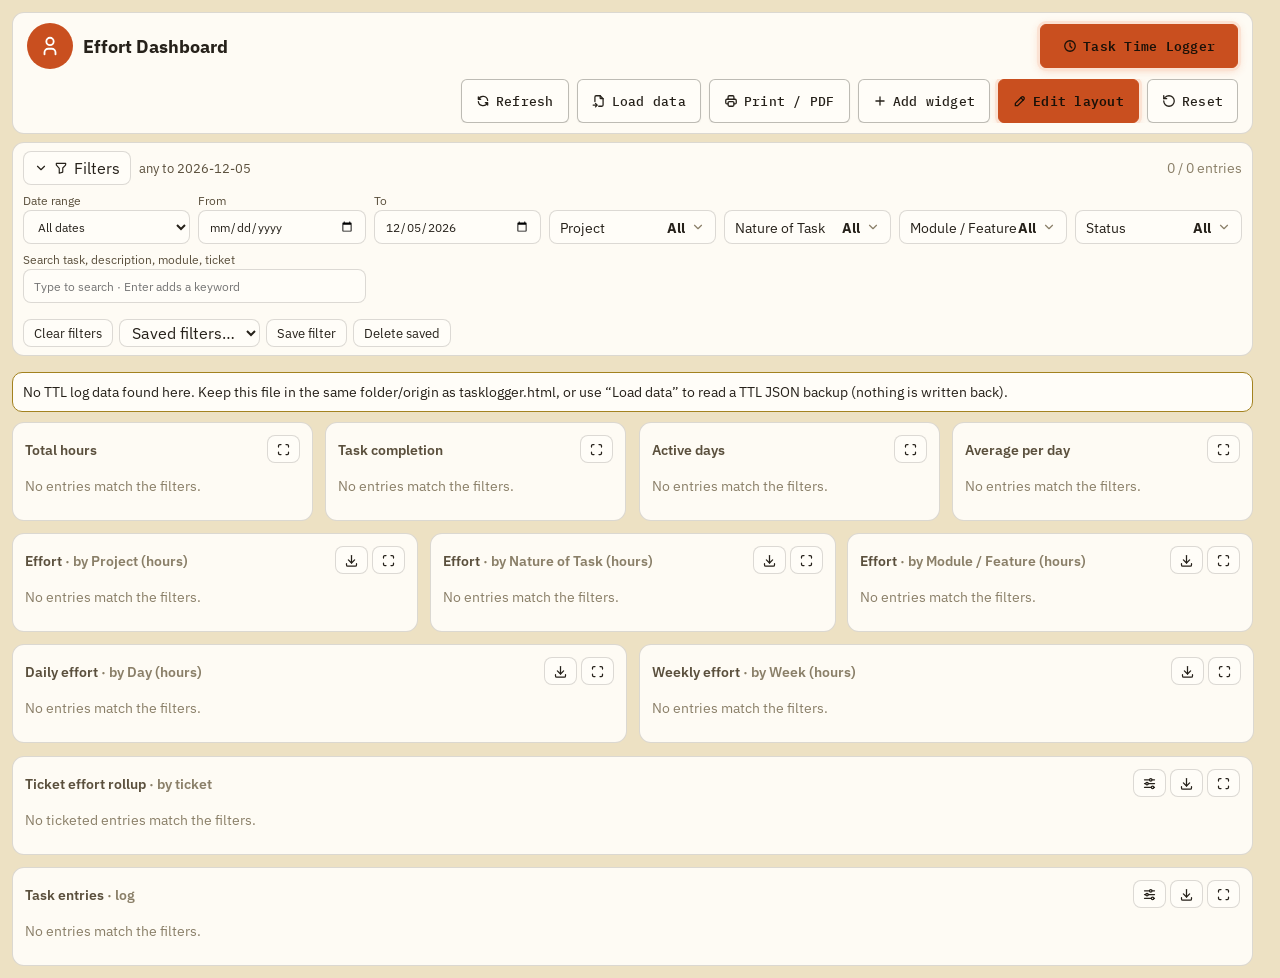
<file: index.html>
<!DOCTYPE html>
<html lang="en"><head><meta charset="utf-8">
<meta name="viewport" content="width=device-width,initial-scale=1,viewport-fit=cover">
<title>Effort Dashboard</title>
<link rel="preconnect" href="https://fonts.googleapis.com">
<link href="https://fonts.googleapis.com/css2?family=Space+Grotesk:wght@500;600;700&family=IBM+Plex+Mono:wght@400;500;600&family=IBM+Plex+Sans:wght@400;500;600&display=swap" rel="stylesheet">
<style>
*{box-sizing:border-box}
:root{--radius-md:6px;--font-mono:'IBM Plex Mono',ui-monospace,SFMono-Regular,monospace}
body{margin:0;background:var(--bg-tertiary);color:var(--text-primary);font-family:var(--font,'IBM Plex Sans',system-ui,sans-serif);min-height:100vh;overflow-x:hidden;padding-top:env(safe-area-inset-top,0px);padding-bottom:env(safe-area-inset-bottom,0px)}
#wp{position:fixed;inset:0;z-index:-1;display:none;background-size:cover;background-repeat:no-repeat;pointer-events:none;overflow:hidden;will-change:transform}
#wp::after{content:"";position:absolute;inset:0;background:var(--bg-tertiary);opacity:var(--dim,.25)}
.wrap{max-width:1500px;margin:0 auto;padding:12px}
.card,header.top,.fbar{background:color-mix(in srgb,var(--bg) 93%,transparent);border:1px solid var(--border);border-radius:12px}
header.top{display:flex;align-items:center;gap:10px;padding:10px 14px;flex-wrap:wrap}
.ph{width:46px;height:46px;border-radius:50%;object-fit:cover;background:var(--blue-mid);color:#fff;display:grid;place-items:center;font-weight:700;flex:none;overflow:hidden}
header.top h1{font-size:1.1rem;margin:0}header.top small{color:var(--text-secondary);display:block}
.sp{flex:1}
.ic{width:15px;height:15px;fill:none;stroke:currentColor;stroke-width:2;stroke-linecap:round;stroke-linejoin:round;flex:none;display:inline-block;vertical-align:-3px;pointer-events:none}
.tt{min-width:0}
#tip{position:fixed;inset:auto;margin:0;border:0;overflow:visible;pointer-events:none;max-width:min(260px,calc(100vw - 16px));padding:6px 10px;border-radius:var(--radius-md);background:var(--text-primary);color:var(--bg);font:500 12px/1.35 var(--font-mono);letter-spacing:.02em;box-shadow:0 4px 14px rgba(0,0,0,.28);opacity:0;transition:opacity .12s}
#tip.on{opacity:1}
#tip{white-space:pre-line}
[data-ch]{-webkit-tap-highlight-color:transparent;-webkit-user-select:none;user-select:none}
.hb[data-ch]:hover .t i,.vb .c[data-ch]:hover>i,.vb .stk i:hover{filter:brightness(1.15)}.hb[data-ch]:hover{background:var(--bg-secondary);border-radius:6px}
.dn svg circle[data-tip]:hover{stroke-width:6.5}.lg div[data-tip]:hover{background:var(--bg-secondary);border-radius:4px}
@media print{#tip{display:none!important}}
/* sticky header + filters (collapses on scroll down, expands on scroll up) */
html{overflow-anchor:none;scrollbar-gutter:stable}
#stick{position:sticky;top:env(safe-area-inset-top,0px);z-index:8;margin-bottom:10px;padding-bottom:6px;background:transparent;box-shadow:0 0 0 rgba(0,0,0,0);transition:background-color .25s ease,box-shadow .25s ease}
#stick.stuck{background:color-mix(in srgb,var(--bg-tertiary) 96%,transparent);box-shadow:0 6px 16px rgba(0,0,0,.12)}
.acts{display:flex;align-items:center;gap:8px;flex-wrap:wrap;justify-content:flex-end;min-width:0;margin-left:auto;overflow:hidden;max-width:1000px;max-height:160px;opacity:1;transition:max-width .3s cubic-bezier(.4,0,.2,1),max-height .3s cubic-bezier(.4,0,.2,1),opacity .2s ease,visibility 0s}
/* header buttons: adapted from Task Time Logger (.btn / .btn-primary / .btn-highlight) */
header.top .btn{display:inline-flex;align-items:center;justify-content:center;gap:6px;padding:8px 14px;min-height:44px;border:1px solid var(--border-md);border-radius:var(--radius-md);background:var(--bg);color:var(--text-primary);font-size:12.5px;font-weight:500;cursor:pointer;transition:border-color .15s,background .15s;white-space:nowrap;box-shadow:0 1px 2px rgba(0,0,0,.06);font-family:var(--font-mono);letter-spacing:.02em;text-decoration:none}
header.top .btn:hover{background:var(--bg-secondary);border-color:var(--text-tertiary)}
header.top .btn .ic{width:14px;height:14px;stroke-width:2.2;vertical-align:0}
header.top .btn-primary{background:var(--blue-mid);color:#1a1108;border-color:var(--blue-mid);font-weight:600;box-shadow:0 0 0 3px var(--blue-bg),0 2px 10px rgba(232,98,44,.25)}
header.top .btn-highlight{background:var(--blue-mid);color:#1a1108;border-color:var(--blue-mid);font-weight:600;box-shadow:0 0 0 3px var(--blue-bg),0 2px 10px rgba(232,98,44,.3)}
header.top #bTtl{min-width:190px;padding:8px 22px}
header.top .btn-primary:hover,header.top .btn-highlight:hover{background:var(--blue-dark);border-color:var(--blue-dark)}
header.top{transition:padding .3s cubic-bezier(.4,0,.2,1),row-gap .3s cubic-bezier(.4,0,.2,1)}
.ph{transition:width .3s cubic-bezier(.4,0,.2,1),height .3s cubic-bezier(.4,0,.2,1),font-size .3s ease}
header.top h1{transition:font-size .3s ease}
#stick.compact header.top{padding:6px 14px;row-gap:0}
#stick.compact .ph{width:34px;height:34px;font-size:.8rem}
#stick.compact .acts{max-height:0;opacity:0;visibility:hidden;pointer-events:none;transition:max-height .3s cubic-bezier(.4,0,.2,1),opacity .15s ease,visibility 0s .3s}
#stick.compact header.top h1{font-size:1rem;white-space:nowrap;overflow:hidden;text-overflow:ellipsis}
#stick.compact header.top .btn{min-height:36px;padding:5px 12px}
@media(min-width:641px){#stick.compact header.top #bTtl{padding:5px 22px}header.top .acts{flex:0 0 100%;max-width:100%;margin-left:0}#stick.compact .acts{max-width:100%}}
button,select,input,a.btn{font:inherit;color:var(--text-primary);background:var(--bg);border:1px solid var(--border);border-radius:8px;padding:6px 10px;min-height:34px}
button{cursor:pointer}button:hover,a.btn:hover{border-color:var(--blue-mid)}
button.pri,a.btn.pri{background:var(--blue-mid);color:#fff;border-color:var(--blue-mid)}
a.btn{text-decoration:none;display:inline-flex;align-items:center;white-space:nowrap}
.fbar{margin:8px 0 0;padding:8px 10px}
.fhead{display:flex;align-items:center;gap:8px}#bFil{display:inline-flex;align-items:center;gap:6px}.fhead .sm{flex:1;min-width:0;color:var(--text-secondary);font-size:.8rem;overflow:hidden;text-overflow:ellipsis;white-space:nowrap}
.fcoll{display:grid;grid-template-rows:1fr;opacity:1;transition:grid-template-rows .3s cubic-bezier(.4,0,.2,1),opacity .22s ease}
.fcoll>.fin{min-height:0;overflow:hidden}
.fbar.col .fcoll{grid-template-rows:0fr;opacity:0}
.fbar.col .fcoll>.fin{visibility:hidden;transition:visibility 0s .3s}
.fbody{display:grid;gap:8px;grid-template-columns:repeat(auto-fit,minmax(150px,1fr));align-items:end;margin-top:8px;max-height:68vh;overflow:auto;overscroll-behavior:contain}
.fbody>label{font-size:.72rem;color:var(--text-secondary);display:grid;gap:2px}
.fbody .q{grid-column:span 2}.fbody .full{grid-column:1/-1}
.chips{display:flex;gap:6px;flex-wrap:wrap;align-items:center}
.chips button{padding:3px 10px;min-height:28px;font-size:.8rem}
.kw{display:inline-flex;gap:4px;align-items:center;background:var(--bg-secondary);border-radius:14px;padding:2px 4px 2px 10px;font-size:.8rem}.kw button{border:0;background:none;min-height:22px;padding:0 6px;display:inline-flex;align-items:center}
details.ms{position:relative}details.ms>summary{list-style:none;cursor:pointer;background:var(--bg);border:1px solid var(--border);border-radius:8px;padding:6px 10px;min-height:34px;display:flex;align-items:center;justify-content:space-between;font-size:.9rem;color:var(--text-primary)}
details.ms>summary .r{display:inline-flex;align-items:center;gap:6px}details.ms>summary .ic{color:var(--text-tertiary);transition:transform .15s}details.ms[open]>summary .ic{transform:rotate(180deg)}details.ms[open]>summary{border-color:var(--blue-mid)}
details.ms .menu{position:absolute;z-index:20;left:0;min-width:100%;max-height:260px;overflow:auto;background:var(--bg);border:1px solid var(--border);border-radius:8px;padding:6px;box-shadow:0 8px 24px rgba(0,0,0,.25)}
.menu label{display:flex;gap:6px;align-items:center;padding:3px 4px;font-size:.85rem;white-space:nowrap;color:var(--text-primary)}.menu button{width:100%;margin-top:4px;min-height:28px}
#grid{display:grid;grid-template-columns:repeat(12,minmax(0,1fr));gap:12px}
.s3{grid-column:span 3}.s4{grid-column:span 4}.s6{grid-column:span 6}.s8{grid-column:span 8}.s12{grid-column:span 12}
.w{padding:12px;min-width:0}
.w:not(.fs){content-visibility:auto;contain-intrinsic-size:auto 320px}
body.fsmode{overflow:hidden}body.fsmode .w:not(.fs),body.fsmode #stick,body.fsmode #wp{visibility:hidden}
.w>header{display:flex;align-items:center;gap:6px;margin-bottom:8px}
.w h3{margin:0;font-size:.9rem;color:var(--text-secondary);font-weight:600;flex:1;min-width:0}
.tb{display:none;gap:4px}body.edit .tb{display:flex}body.edit .w{outline:2px dashed var(--border)}
.wt{display:flex;gap:4px}.tb button,.wt button{padding:0 8px;min-height:28px;display:inline-grid;place-items:center}
.w.fs{position:fixed;inset:0;z-index:50;border-radius:0;overflow:auto;background:var(--bg);overscroll-behavior:contain;-webkit-overflow-scrolling:touch}.w.fs .sc{max-height:calc(100vh - 150px);max-height:calc(100dvh - 150px)}
.kv{font-size:2rem;font-weight:700;color:var(--blue-mid);line-height:1.2}
.pb{height:6px;border-radius:4px;background:var(--bg-secondary);margin:8px 0 6px;overflow:hidden}.pb i{display:block;height:100%;border-radius:4px;background:var(--green-mid);transition:width .4s ease}
.kd{font-size:.78rem;color:var(--text-secondary);line-height:1.4}
.mt{color:var(--text-tertiary);font-size:.85rem}
.hb{display:grid;grid-template-columns:minmax(60px,32%) 1fr auto;gap:8px;align-items:center;font-size:.8rem;margin:5px 0}
.hb .l{overflow:hidden;text-overflow:ellipsis;white-space:nowrap}.hb .t{background:var(--bg-secondary);border-radius:6px;height:12px}.hb i{display:block;height:100%;border-radius:6px}
.vb{display:flex;gap:6px;align-items:flex-end;height:200px;overflow-x:auto}
.vb .c{flex:1;min-width:40px;height:100%;display:flex;flex-direction:column;justify-content:flex-end;align-items:center;font-size:.68rem}
.vb .c>i{width:70%;border-radius:4px 4px 0 0;min-height:2px}.vb .c span{max-width:60px;overflow:hidden;text-overflow:ellipsis;white-space:nowrap;color:var(--text-secondary)}
.stk{width:70%;display:flex;flex-direction:column-reverse;border-radius:4px 4px 0 0;overflow:hidden}.stk i{width:100%;display:block}
.lg2{display:flex;gap:10px;flex-wrap:wrap;font-size:.75rem;margin-top:8px;color:var(--text-secondary)}.lg2 i{display:inline-block;width:10px;height:10px;border-radius:3px;margin-right:4px}
.dn{display:flex;gap:14px;align-items:center;flex-wrap:wrap}.dn svg{width:130px;flex:none;overflow:visible}.lg{font-size:.8rem;flex:1;min-width:120px}.lg div{display:flex;gap:6px;margin:3px 0}.lg b{margin-left:auto}.lg i{width:10px;height:10px;border-radius:3px;margin-top:4px;flex:none}
.sc{overflow:auto;max-height:440px;overscroll-behavior:contain;-webkit-overflow-scrolling:touch}
table{border-collapse:collapse;width:100%;font-size:.8rem}th,td{text-align:left;padding:6px 8px;border-bottom:1px solid var(--border);vertical-align:top;overflow:hidden;text-overflow:ellipsis}
th{position:sticky;top:0;background:var(--bg);color:var(--text-secondary);z-index:2;cursor:pointer;user-select:none;white-space:nowrap}
table.g{table-layout:fixed;width:auto}table.g td{white-space:normal;word-break:break-word}
th .pn{opacity:.4;margin-left:4px;display:inline-flex;vertical-align:middle}th>.ic{margin-left:4px}th .ic{width:12px;height:12px;vertical-align:middle}th .pn.on{opacity:1;color:var(--blue-mid)}
th .rz{position:absolute;right:0;top:0;bottom:0;width:7px;cursor:col-resize;touch-action:none}th .rz:hover{background:var(--blue-mid);opacity:.5}
th,td{position:relative}tr[data-a=hist]{cursor:pointer}tr[data-a=hist]:hover td{background:var(--bg-secondary)}
.pg{display:flex;gap:8px;align-items:center;justify-content:flex-end;margin-top:8px;font-size:.8rem;color:var(--text-secondary);flex-wrap:wrap}.pg button,.pg select{min-height:28px;padding:2px 8px}.pg button{display:inline-flex;align-items:center;gap:4px}
dialog{border:1px solid var(--border);border-radius:14px;background:var(--bg);color:var(--text-primary);width:min(560px,94vw);padding:16px;max-height:90vh}
dialog::backdrop{background:rgba(0,0,0,.45)}
.fg{display:grid;gap:10px;grid-template-columns:1fr 1fr}.fg label{display:grid;gap:3px;font-size:.78rem;color:var(--text-secondary)}.fg .full{grid-column:1/-1}
.cl>div{display:flex;gap:8px;align-items:center;padding:4px 0;border-bottom:1px solid var(--border)}.cl label{flex:1;display:flex;gap:6px;align-items:center}.cl button{min-height:28px;padding:0 8px}
#msg{margin:10px 0;padding:10px;border-radius:10px;background:var(--bg);border:1px solid var(--amber-mid);font-size:.85rem;display:none}
@media(max-width:1024px){#grid{grid-template-columns:repeat(6,minmax(0,1fr))}.s3,.s4{grid-column:span 3}.s6,.s8,.s12{grid-column:span 6}}
@media(max-width:640px){header.top .acts{width:100%;display:grid;grid-template-columns:repeat(6,minmax(0,1fr));gap:6px}header.top .btn span{display:none}header.top .btn{min-height:44px;padding:6px}header.top #bTtl{min-width:60px;padding:6px 16px}header.top .tt{flex:1}.wrap{padding:8px}#grid{grid-template-columns:repeat(2,minmax(0,1fr))}.s3{grid-column:span 1}.s4,.s6,.s8,.s12{grid-column:span 2}.fbody .q{grid-column:1/-1}.fg{grid-template-columns:1fr}.kv{font-size:1.5rem}header.top .sp{display:none}.pg{justify-content:space-between}}
@media print{.w:not(.fs){content-visibility:visible}body{background:#fff}#stick{position:static;background:none!important;box-shadow:none!important}header.top button,header.top a,.fbar .fhead button,.tb,.wt,.pg,.fbody{display:none!important}.fbar{position:static}#wp{display:none!important}.w{break-inside:avoid}.sc{max-height:none}}
</style></head><body>
<svg width="0" height="0" style="position:absolute" aria-hidden="true" focusable="false"><defs>
<symbol id="i-refresh" viewBox="0 0 24 24"><path d="M20 11a8.1 8.1 0 0 0-15.5-2m-.5-4v4h4"/><path d="M4 13a8.1 8.1 0 0 0 15.5 2m.5 4v-4h-4"/></symbol>
<symbol id="i-clock" viewBox="0 0 24 24"><circle cx="12" cy="12" r="9"/><path d="M12 7v5l3 3"/></symbol>
<symbol id="i-import" viewBox="0 0 24 24"><path d="M14 3v4a1 1 0 0 0 1 1h4"/><path d="M5 13v-8a2 2 0 0 1 2-2h7l5 5v11a2 2 0 0 1-2 2h-5.5m-9.5-2h7m-3-3l3 3l-3 3"/></symbol>
<symbol id="i-printer" viewBox="0 0 24 24"><path d="M17 17h2a2 2 0 0 0 2-2v-4a2 2 0 0 0-2-2h-14a2 2 0 0 0-2 2v4a2 2 0 0 0 2 2h2"/><path d="M17 9v-4a2 2 0 0 0-2-2h-6a2 2 0 0 0-2 2v4"/><rect x="7" y="13" width="10" height="8" rx="2"/></symbol>
<symbol id="i-plus" viewBox="0 0 24 24"><path d="M12 5v14M5 12h14"/></symbol>
<symbol id="i-edit" viewBox="0 0 24 24"><path d="M4 20h4l10.5-10.5a2.828 2.828 0 1 0-4-4l-10.5 10.5v4"/><path d="M13.5 6.5l4 4"/></symbol>
<symbol id="i-check" viewBox="0 0 24 24"><path d="M5 12l5 5l10-10"/></symbol>
<symbol id="i-reset" viewBox="0 0 24 24"><path d="M3 12a9 9 0 1 0 9-9a9.75 9.75 0 0 0-6.74 2.74L3 8"/><path d="M3 3v5h5"/></symbol>
<symbol id="i-chevron-down" viewBox="0 0 24 24"><path d="M6 9l6 6l6-6"/></symbol>
<symbol id="i-chevron-right" viewBox="0 0 24 24"><path d="M9 6l6 6l-6 6"/></symbol>
<symbol id="i-chevron-left" viewBox="0 0 24 24"><path d="M15 6l-6 6l6 6"/></symbol>
<symbol id="i-filter" viewBox="0 0 24 24"><path d="M4 4h16v2.172a2 2 0 0 1-.586 1.414l-4.414 4.414v7l-6 2v-8.5l-4.48-4.928a2 2 0 0 1-.52-1.345v-2.227"/></symbol>
<symbol id="i-x" viewBox="0 0 24 24"><path d="M18 6l-12 12M6 6l12 12"/></symbol>
<symbol id="i-sliders" viewBox="0 0 24 24"><circle cx="14" cy="6" r="2"/><path d="M4 6h8m4 0h4"/><circle cx="8" cy="12" r="2"/><path d="M4 12h2m4 0h10"/><circle cx="17" cy="18" r="2"/><path d="M4 18h11m4 0h1"/></symbol>
<symbol id="i-download" viewBox="0 0 24 24"><path d="M4 17v2a2 2 0 0 0 2 2h12a2 2 0 0 0 2-2v-2"/><path d="M7 11l5 5l5-5"/><path d="M12 4v12"/></symbol>
<symbol id="i-maximize" viewBox="0 0 24 24"><path d="M4 8v-2a2 2 0 0 1 2-2h2"/><path d="M4 16v2a2 2 0 0 0 2 2h2"/><path d="M16 4h2a2 2 0 0 1 2 2v2"/><path d="M16 20h2a2 2 0 0 0 2-2v-2"/></symbol>
<symbol id="i-minimize" viewBox="0 0 24 24"><path d="M5 9h4v-4"/><path d="M3 3l6 6"/><path d="M5 15h4v4"/><path d="M3 21l6-6"/><path d="M19 9h-4v-4"/><path d="M15 9l6-6"/><path d="M19 15h-4v4"/><path d="M15 15l6 6"/></symbol>
<symbol id="i-arrow-up" viewBox="0 0 24 24"><path d="M12 5v14M18 11l-6-6l-6 6"/></symbol>
<symbol id="i-arrow-down" viewBox="0 0 24 24"><path d="M12 5v14M18 13l-6 6l-6-6"/></symbol>
<symbol id="i-trash" viewBox="0 0 24 24"><path d="M4 7h16"/><path d="M10 11v6M14 11v6"/><path d="M5 7l1 12a2 2 0 0 0 2 2h8a2 2 0 0 0 2-2l1-12"/><path d="M9 7v-3a1 1 0 0 1 1-1h4a1 1 0 0 1 1 1v3"/></symbol>
<symbol id="i-pin" viewBox="0 0 24 24"><path d="M15 4.5l-4 4l-4 1.5l-1.5 1.5l7 7l1.5-1.5l1.5-4l4-4"/><path d="M9 15l-4.5 4.5"/><path d="M14.5 4l5.5 5.5"/></symbol>
<symbol id="i-pin-left" viewBox="0 0 24 24"><path d="M4 12h10"/><path d="M4 12l4 4"/><path d="M4 12l4-4"/><path d="M20 4v16"/></symbol>
<symbol id="i-pin-right" viewBox="0 0 24 24"><path d="M20 12h-10"/><path d="M20 12l-4 4"/><path d="M20 12l-4-4"/><path d="M4 4v16"/></symbol>
<symbol id="i-user" viewBox="0 0 24 24"><circle cx="12" cy="7" r="4"/><path d="M6 21v-2a4 4 0 0 1 4-4h4a4 4 0 0 1 4 4v2"/></symbol>
</defs></svg>
<div id="wp"></div>
<div class="wrap">
<div id="stick">
<header class="top"><div id="ph"></div><div class="tt"><h1>Effort Dashboard</h1></div><div class="sp"></div>
<a href="tasklogger.html" class="btn btn-highlight" id="bTtl" aria-label="Task Time Logger" title="Open Task Time Logger"><svg class="ic" viewBox="0 0 24 24" aria-hidden="true"><use href="#i-clock"/></svg><span>Task Time Logger</span></a>
<div class="acts"><button class="btn" id="bRef" aria-label="Refresh" title="Refresh: re-read data from Task Time Logger"><svg class="ic" viewBox="0 0 24 24" aria-hidden="true"><use href="#i-refresh"/></svg><span>Refresh</span></button><button class="btn" id="bLoad" aria-label="Load data" title="Load a TTL JSON backup (read-only)"><svg class="ic" viewBox="0 0 24 24" aria-hidden="true"><use href="#i-import"/></svg><span>Load data</span></button><button class="btn" id="bPrint" aria-label="Print / PDF" title="Print this dashboard or save it as PDF"><svg class="ic" viewBox="0 0 24 24" aria-hidden="true"><use href="#i-printer"/></svg><span>Print / PDF</span></button><button class="btn" id="bAdd" aria-label="Add widget" title="Add a new widget to the dashboard"><svg class="ic" viewBox="0 0 24 24" aria-hidden="true"><use href="#i-plus"/></svg><span>Add widget</span></button><button class="btn btn-primary" id="bEdit" aria-label="Edit layout" title="Edit layout: move, edit or delete widgets"><svg class="ic" viewBox="0 0 24 24" aria-hidden="true"><use href="#i-edit"/></svg><span>Edit layout</span></button><button class="btn" id="bReset" aria-label="Reset layout" title="Reset widget layout to default (your data is not touched)"><svg class="ic" viewBox="0 0 24 24" aria-hidden="true"><use href="#i-reset"/></svg><span>Reset</span></button></div></header>
<div class="fbar" id="fbar">
<div class="fhead"><button id="bFil" aria-expanded="true"></button><span class="sm" id="fsum"></span><span class="mt" id="cnt"></span></div>
<div class="fcoll"><div class="fin"><div class="fbody">
<label>Date range<select id="fPre"><option value="today">Today</option><option value="7">Last 7 days</option><option value="30">Last 30 days</option><option value="month">This month</option><option value="3m">Last 3 months</option><option value="all">All dates</option><option value="custom">Custom range</option></select></label><label>From<input type="date" id="fFrom"></label><label>To<input type="date" id="fTo"></label>
<span id="ms" style="display:contents"></span>
<label class="q">Search task, description, module, ticket<input type="search" id="fQ" placeholder="Type to search · Enter adds a keyword"></label>
<div class="chips full" id="kws"></div>
<div class="chips full" id="fAct"><button data-p="clear">Clear filters</button>
<select id="sv" title="Apply a saved filter" style="min-height:28px;padding:2px 8px"></select><button id="svSave" title="Save the current filters under a name">Save filter</button><button id="svDel" title="Delete the selected saved filter">Delete saved</button></div>
</div></div></div></div>
</div>
<div id="msg"></div>
<div id="grid"></div>
</div>
<input type="file" id="file" accept=".json,application/json" hidden>
<dialog id="dlg"><div class="fg">
<label class="full">Title<input id="eT"></label>
<label>Chart type<select id="eY"><option value="kpi">KPI number</option><option value="bar">Column chart</option><option value="hbar">Bar chart</option><option value="line">Line chart</option><option value="donut">Donut</option><option value="gtable">Grouped table</option><option value="entries">Log table</option><option value="tickets">Ticket rollup</option></select></label>
<label>Width<select id="eS"><option value="3">Small (¼)</option><option value="4">Third</option><option value="6">Half</option><option value="8">Two-thirds</option><option value="12">Full</option></select></label>
<label id="gF">Group by<select id="eF"></select></label>
<label id="gM">Measure<select id="eM"></select></label>
<label id="gP">Split by<select id="eP"></select></label>
<label id="gN"><span id="nL">Max items</span><input type="number" id="eN" min="1" max="200"></label>
</div><div style="display:flex;gap:8px;justify-content:flex-end;margin-top:14px"><button id="eX">Cancel</button><button class="pri" id="eOk">Save</button></div></dialog>
<dialog id="dlgC"><h3 style="margin:0 0 8px">Manage columns</h3><div class="cl" id="cl" style="overflow:auto;max-height:60vh"></div><div style="display:flex;gap:8px;justify-content:space-between;margin-top:12px"><button id="cRst">Reset table</button><button class="pri" id="cOk">Done</button></div></dialog>
<dialog id="dlgH"><h3 style="margin:0 0 8px" id="hT"></h3><div class="sc" id="hB"></div><div style="text-align:right;margin-top:12px"><button class="pri" id="hX">Close</button></div></dialog>
<script>
(function(){
const ic=(n,z)=>`<svg class="ic"${z?` style="width:${z}px;height:${z}px"`:''} viewBox="0 0 24 24" aria-hidden="true"><use href="#i-${n}"/></svg>`;
const $=s=>document.querySelector(s),esc=s=>String(s??'').replace(/[&<>"]/g,c=>({'&':'&amp;','<':'&lt;','>':'&gt;','"':'&quot;'}[c])),pad=n=>String(n).padStart(2,'0');
const ymd=t=>{const d=new Date(t);return d.getFullYear()+'-'+pad(d.getMonth()+1)+'-'+pad(d.getDate())};
const LS=k=>{try{return localStorage.getItem(k)}catch(e){return null}};
const J=(k,d)=>{try{const v=JSON.parse(LS(k));return v==null?d:v}catch(e){return d}};
const put=(k,v)=>{try{localStorage.setItem(k,JSON.stringify(v))}catch(e){}};
// TTL data is READ ONLY. This page writes only its own keys below.
const LAYOUT_KEY='ttl_dash_layout_v2',UI_KEY='ttl_dash_ui',SAVED_KEY='ttl_dash_saved_filters';
const LIGHT={'--bg':'#fffdf8','--bg-secondary':'#f7f0dd','--bg-tertiary':'#ede1c3','--text-primary':'#26211a','--text-secondary':'#5a4f3c','--text-tertiary':'#8a7f68','--border':'rgba(38,33,26,0.16)','--border-md':'rgba(38,33,26,0.30)','--blue-bg':'#fbe2d3','--blue-dark':'#9c3c15','--green-mid':'#2f8f76','--amber-mid':'#a3821f','--blue-mid':'#c94f1f','--purple-mid':'#6a5cb0','--red-mid':'#b1403c'};
const DARK={'--bg':'#1c2230','--bg-secondary':'#232a3d','--bg-tertiary':'#0c0e13','--text-primary':'#edeff4','--text-secondary':'#8b93a7','--text-tertiary':'#5b6478','--border':'#2e3549','--border-md':'#454f6b','--blue-bg':'#3a2a20','--blue-dark':'#ff8f5c','--green-mid':'#3fab8f','--amber-mid':'#d1b954','--blue-mid':'#e8622c','--purple-mid':'#8b7fd1','--red-mid':'#d9534f'};
const PAL=['--blue-mid','--green-mid','--amber-mid','--purple-mid','--red-mid'],col=i=>i<5?`var(${PAL[i]})`:`color-mix(in srgb,var(${PAL[i%5]}) 55%,var(--bg))`;
const PRE={valley:'https://images.unsplash.com/photo-1506744038136-46273834b3fb?auto=format&fit=crop&w=2000&q=80',forest:'https://images.unsplash.com/photo-1470071459604-3b5ec3a7fe05?auto=format&fit=crop&w=2000&q=80',night:'https://images.unsplash.com/photo-1519681393784-d120267933ba?auto=format&fit=crop&w=2000&q=80'};
const FONTS={default:"'IBM Plex Sans',system-ui,sans-serif",spacegrotesk:"'Space Grotesk','IBM Plex Sans',sans-serif",mono:"'IBM Plex Mono',ui-monospace,monospace",serif:"Georgia,'Times New Roman',serif"},SCALE={sm:.9,md:1,lg:1.1,xl:1.2};
const DEFCOLS=[['date','Date'],['employee','Employee Name'],['project','Project'],['module','Module / Feature'],['nature','Nature of Task'],['ticket','Ticket #'],['description','Task progress / Effort description'],['effort','Effort (Minutes)'],['status','Status'],['remark','Remark']].map(([key,label])=>({key,label,showInLogTable:true}));
const TIME=['date','week','month','weekday'],WD=['Mon','Tue','Wed','Thu','Fri','Sat','Sun'],TL={date:'Day',week:'Week',month:'Month',weekday:'Weekday',heading:'Task',tsys:'Ticket system',tproj:'Ticket project (P#)'};
const LOGW={heading:200,date:110,employee:130,project:130,module:150,nature:120,ticket:110,description:260,effort:90,status:100,remark:200};
const MEAS={minutes:'Minutes',hours:'Hours',count:'Entry count'},FK=['project','nature','module','status'];
const emptyF=()=>({from:'',to:'',project:[],nature:[],module:[],status:[],kw:[],q:''});
let D,rows=[],F=emptyF(),L,editing=null,UI=Object.assign({fcol:false},J(UI_KEY,{})),FS=null,CSVS={},COLS={},RNG={from:'',to:''},auto=false,pinOpen=false;
function readLocal(){return{log:J('ttl_log',[]),tasks:J('ttl_tasks',[]),masters:J('ttl_masters',{}),user:LS('ttl_username')||'',theme:LS('ttl_theme')||'system',wpUp:LS('ttl_wallpaper_upload')||'',photo:LS('ttl_user_photo')||'',src:'Task Time Logger'}}
const cols=()=>Array.isArray(D.masters.logColumns)&&D.masters.logColumns.length?D.masters.logColumns:DEFCOLS;
const label=k=>TL[k]||(cols().find(c=>c.key===k)||{}).label||k;
function theme(){const m=D.masters,dark=D.theme==='dark'||(D.theme!=='light'&&matchMedia('(prefers-color-scheme: dark)').matches);
 const o=((m.colorPrefs||{})[dark?'dark':'light'])||{},v=Object.assign({},dark?DARK:LIGHT);
 Object.keys(o).forEach(k=>{if(/^#[0-9a-f]{3,8}$/i.test(o[k]))v[k]=o[k]});
 Object.keys(v).forEach(k=>document.documentElement.style.setProperty(k,v[k]));
 const f=m.fontPrefs||{};let fam=FONTS[f.family]||FONTS.default;if(f.family==='custom'&&f.customFamily)fam=String(f.customFamily).replace(/^\s*font-family\s*:/i,'').replace(/;+\s*$/,'');
 document.documentElement.style.setProperty('--font',fam);document.documentElement.style.fontSize=(SCALE[f.size]||1)*16+'px'}
function wallpaper(){const w=D.masters.wallpaper||{},el=$('#wp');let src='';
 if(w.source==='preset')src=PRE[w.presetId]||PRE.valley;else if(w.source==='custom')src=w.customType==='upload'?D.wpUp:w.customUrl;
 if(!src){el.style.display='none';return}
 const dev=innerWidth<=640?'phone':innerWidth<=1024?'tablet':'desktop',f=(w.fit||{})[dev]||{},x=(f.x==null?.5:f.x)*100,y=(f.y==null?.5:f.y)*100;
 el.style.cssText=`display:block;background-image:url('${String(src).replace(/'/g,'%27')}');background-position:${x}% ${y}%;transform:scale(${Math.max(1,f.zoom||1)});transform-origin:${x}% ${y}%;--dim:${(w.dim==null?25:w.dim)/100}`}
function header(){const u=D.user||'',p=D.photo||D.masters.userPhotoUrl||'',pp=u.trim().split(/\s+/).filter(Boolean),ini=pp.length?(pp[0][0]+(pp.length>1?pp[pp.length-1][0]:'')).toUpperCase():'';
 $('#ph').innerHTML=`<div class="ph">${p?`<img src="${esc(p)}" alt="" style="width:100%;height:100%;object-fit:cover" onerror="this.remove()">`:''}<span style="${p?'display:none':''}">${ini?esc(ini):ic('user',22)}</span></div>`;
 const im=$('#ph img');if(im)im.onload=()=>{};if(p&&im)im.onerror=()=>{im.remove();$('#ph span').style.display=''};
 $('#ph').title=(u||'TTL user')+' · data from '+D.src+' (read-only)'}
// ---- ticket normalization (from the old dashboard + Zoho P# ids) ----
// URL-shaped values are split on '/' and the last segment is the id. NAV-prefixed id = Jira (wins even inside a zoho link).
// An id starting with P<number> (e.g. P12-3456) = Zoho, and that P<number> prefix is the project code.
function normalizeTicket(raw){if(raw==null)return null;const val=String(raw).trim();if(!val)return null;
 const slash=val.includes('/'),id=slash?(val.split('/').map(x=>x.trim()).filter(Boolean).pop()||val):val;
 if(/^NAV/i.test(id))return{id,system:'Jira',proj:'NAV'};
 const pm=id.match(/^P\d+/i);if(pm)return{id,system:'Zoho',proj:pm[0].toUpperCase()};
 if(slash)return{id,system:/zoho/i.test(val)?'Zoho':'Jira',proj:'—'};
 return{id,system:'Other',proj:'—'}}
function build(){const tm={};(D.tasks||[]).forEach(t=>{if(t)tm[t.id]=t});
 rows=(Array.isArray(D.log)?D.log:[]).filter(e=>e&&e.startTs).map(e=>{const t=tm[e.taskId];let s=e.durationSecs;
  if(s==null){if(e.endTs)s=(e.endTs-e.startTs)/1000;else if(t){let ms=t.accumulatedMs||0;if(t.status==='running'&&t.segmentStart)ms+=Date.now()-t.segmentStart;s=ms/1000}else s=0}
  const cf=e.customFields||{};return{e,d:ymd(e.startTs),m:Math.max(0,s/60),st:e.status||e.taskStatus||cf.status||(t&&t.status)||'',tk:normalizeTicket(e.ticket!=null&&e.ticket!==''?e.ticket:cf.ticket)}})}
function val(r,k){if(k==='date')return r.d;if(k==='month')return r.d.slice(0,7);
 if(k==='week'){const d=new Date(r.d+'T00:00');d.setDate(d.getDate()-((d.getDay()+6)%7));return ymd(d)}
 if(k==='weekday')return['Sun','Mon','Tue','Wed','Thu','Fri','Sat'][new Date(r.d+'T00:00').getDay()];
 if(k==='effort')return Math.round(r.m);if(k==='status')return r.st||'—';
 if(k==='heading')return r.e.heading||'—';
 if(k==='ticket')return r.tk?r.tk.id:'—';if(k==='tsys')return r.tk?r.tk.system:'—';if(k==='tproj')return r.tk?r.tk.proj:'—';
 const v=r.e[k]!=null?r.e[k]:(r.e.customFields||{})[k];return v===''||v==null?'—':String(v).trim()||'—'}
const kws=()=>F.kw.concat(F.q.trim()?[F.q.trim()]:[]).map(s=>s.toLowerCase());
function fr(){const kw=kws();return rows.filter(r=>(!F.from||r.d>=F.from)&&(!F.to||r.d<=F.to)&&FK.every(k=>!F[k].length||F[k].includes(val(r,k)))&&kw.every(q=>[r.e.heading,r.e.description,r.e.module,r.tk&&r.tk.id,r.tk&&r.tk.system].some(x=>String(x||'').toLowerCase().includes(q))))}
const mv=(r,met)=>met==='count'?1:met==='hours'?r.m/60:r.m;
const fmt=(v,met)=>met==='count'?Math.round(v):met==='hours'?(+v).toFixed(1)+'h':Math.round(v)+'m';
function agg(rs,f,met,n){const m=new Map();rs.forEach(r=>{const k=String(val(r,f));let o=m.get(k);if(!o)m.set(k,o={v:0,c:0,mn:0,tk:new Set()});o.v+=mv(r,met);o.c++;o.mn+=r.m;if(r.tk)o.tk.add(r.tk.id.toUpperCase())});let a=[...m].map(([k,o])=>({k,v:o.v,c:o.c,mn:o.mn,tk:o.tk.size}));
 if(f==='weekday')a.sort((x,y)=>WD.indexOf(x.k)-WD.indexOf(y.k));else if(TIME.includes(f)){a.sort((x,y)=>x.k<y.k?-1:1);if(n)a=a.slice(-n)}else{a.sort((x,y)=>y.v-x.v);if(n)a=a.slice(0,n)}return a}
function aggS(rs,f,met,n,sp){const a=agg(rs,f,met,n),keys=new Set(a.map(x=>x.k)),tot=new Map(),cell=new Map();
 rs.forEach(r=>{if(!keys.has(String(val(r,f))))return;const s=String(val(r,sp));tot.set(s,(tot.get(s)||0)+mv(r,met))});
 const ser=[...tot].sort((x,y)=>y[1]-x[1]).slice(0,5).map(x=>x[0]);let other=false;
 rs.forEach(r=>{const k=String(val(r,f));if(!keys.has(k))return;let s=String(val(r,sp));if(!ser.includes(s)){s='Other';other=true}const id=k+'\u0001'+s;cell.set(id,(cell.get(id)||0)+mv(r,met))});
 return{a,S:other?ser.concat('Other'):ser,get:(k,s)=>cell.get(k+'\u0001'+s)||0}}
// ---- task completion: same identity rule as TTL's Pending Tasks popup (Primary / Secondary group fields, else ticket, else name+project+module).
// A task (group) is Completed when its LATEST entry has a "closed" status; Blocked and everything else open count as not completed.
const GTN='taskname';
function groupOpts(){return(Array.isArray(D.masters.logColumns)?D.masters.logColumns:[]).filter(c=>c&&c.key&&(c.type==='list'||c.type==='text'||c.type==='searchlist')&&!c.isDateColumn&&!c.isEmployeeColumn&&!c.isEffortColumn).map(c=>c.key).concat([GTN])}
function groupPrefs(){const gp=D.masters.groupPrefs||{},keys=groupOpts(),pick=v=>keys.filter(k=>(Array.isArray(v)?v:(v&&v!=='none'?[v]:[])).includes(k)),p=pick(gp.primary);return{p,s:pick(gp.secondary).filter(k=>!p.includes(k))}}
function identity(){const g=groupPrefs(),fb=['taskname','project','module'];return!g.p.length&&!g.s.length?{primary:['ticket'],fallback:fb}:{primary:g.p,fallback:g.s.length?g.s:fb}}
function rv(e,k){if(k===GTN)return String(e.heading||'');if(k==='status')return String(e.taskStatus||'');let v=e[k];if((v==null||v==='')&&e.customFields)v=e.customFields[k];return v==null?'':String(v)}
function gkey(e,c){if(c.primary.length){const v=c.primary.map(k=>rv(e,k).trim());if(v.every(Boolean))return'tk:'+v.join('|').toLowerCase()}return'k:'+c.fallback.map(k=>rv(e,k)).join('|')}
function completion(rs){const sc=D.masters.statusConfig||{closed:['Completed'],blocked:['Blocked']},low=a=>(Array.isArray(a)?a:[]).map(x=>String(x).trim().toLowerCase()),cl=low(sc.closed),bl=low(sc.blocked),c=identity(),toK=F.to||'9999-12-31',keys=new Set(),latest=new Map();
 rs.forEach(r=>{if(r.e.endTs)keys.add(gkey(r.e,c))});
 rows.forEach(r=>{if(!r.e.endTs||r.d>toK)return;const k=gkey(r.e,c);if(!keys.has(k))return;const o=latest.get(k);if(!o||(r.e.startTs||0)>(o.e.startTs||0))latest.set(k,r)});
 let done=0,blocked=0,pending=0;latest.forEach(r=>{const st=String(r.e.taskStatus||'').trim().toLowerCase();if(st&&cl.includes(st))done++;else if(st&&bl.includes(st))blocked++;else pending++});
 const total=done+blocked+pending;return{done,blocked,pending,total,pct:total?done/total*100:0}}
function kpi(rs,m){if(m==='utickets'){const u=new Set();rs.forEach(r=>{if(r.tk)u.add(r.tk.id.toUpperCase())});return u.size.toLocaleString()}
 if(m==='completion'){const c=completion(rs);return c.total?Math.round(c.pct)+'%':'—'}const min=rs.reduce((s,r)=>s+r.m,0),days=new Set(rs.map(r=>r.d)).size;
 return m==='hours'?(min/60).toFixed(1)+'h':m==='minutes'?Math.round(min).toLocaleString():m==='entries'?rs.length:m==='tasks'?new Set(rs.map(r=>r.e.taskSyncId||r.e.taskId||r.e.heading)).size:m==='days'?days:(days?min/60/days:0).toFixed(1)+'h'}
function csv(name,head,data){const q=v=>'"'+String(v??'').replace(/"/g,'""')+'"',a=document.createElement('a');
 a.href=URL.createObjectURL(new Blob(['\ufeff'+[head,...data].map(r=>r.map(q).join(',')).join('\r\n')],{type:'text/csv'}));a.download=name.replace(/[^\w\-]+/g,'_')+'.csv';document.body.appendChild(a);a.click();a.remove();setTimeout(()=>URL.revokeObjectURL(a.href),800)}
// ---- adapted log-table engine: sort, resize, pin left/right, show/hide/reorder, paging (state kept per widget in this page's own layout)
const ordOf=(t,keys)=>{const o=(t.order||[]).filter(k=>keys.includes(k));keys.forEach(k=>{if(!o.includes(k))o.push(k)});return o};
function gtbl(w,defs,data,get,rowAttr){const t=w.tbl=w.tbl||{},keys=defs.map(d=>d.k),DM=Object.fromEntries(defs.map(d=>[d.k,d]));COLS[w.id]=defs;
 const vis=ordOf(t,keys).filter(k=>!(t.hidden||[]).includes(k)),wd=k=>(t.widths||{})[k]||DM[k].w||150,pin=t.pin||{};
 let sorted=data;if(t.sort&&DM[t.sort]){const s=t.sort,dir=t.dir==='asc'?1:-1;sorted=[...data].sort((a,b)=>{const x=get(a,s),y=get(b,s);return(typeof x==='number'&&typeof y==='number'?x-y:String(x).localeCompare(String(y),undefined,{numeric:true}))*dir})}
 CSVS[w.id]={head:vis.map(k=>DM[k].label),rows:sorted.map(r=>vis.map(k=>get(r,k)))};
 const per=t.per||w.n||25,pages=Math.max(1,Math.ceil(sorted.length/per)),pg=Math.min(Math.max(0,t.page||0),pages-1);t.page=pg;
 let la=0,ra=0;const off={};vis.forEach(k=>{if(pin[k]==='left'){off[k]=la;la+=wd(k)}});[...vis].reverse().forEach(k=>{if(pin[k]==='right'){off[k]=ra;ra+=wd(k)}});
 const st=(k,z)=>pin[k]?`;position:sticky;${pin[k]}:${off[k]}px;z-index:${z};background:var(--bg)`:'';
 const head=vis.map(k=>`<th data-a="sort" data-k="${esc(k)}" style="${st(k,4).slice(1)}" title="Sort by ${esc(DM[k].label)}">${esc(DM[k].label)}${t.sort===k?ic(t.dir==='asc'?'arrow-up':'arrow-down',12):''}<span class="pn${pin[k]?' on':''}" data-a="pin" data-k="${esc(k)}" title="${pin[k]==='left'?'Pinned left: click to pin right':pin[k]==='right'?'Pinned right: click to unpin':'Pin column to the left'}">${ic(pin[k]==='left'?'pin-left':pin[k]==='right'?'pin-right':'pin',12)}</span><span class="rz" data-a="none" data-k="${esc(k)}"></span></th>`).join('');
 const body=sorted.slice(pg*per,pg*per+per).map(r=>`<tr${rowAttr?rowAttr(r):''}>${vis.map(k=>`<td style="${st(k,1).slice(1)}">${esc(get(r,k))}</td>`).join('')}</tr>`).join('');
 return`<div class="sc"><table class="g" style="width:${vis.reduce((s,k)=>s+wd(k),0)}px"><colgroup>${vis.map(k=>`<col data-k="${esc(k)}" style="width:${wd(k)}px">`).join('')}</colgroup><thead><tr>${head}</tr></thead><tbody>${body}</tbody></table></div>
<div class="pg"><span>${sorted.length} rows</span><button data-a="prev"${pg?'':' disabled'}>${ic('chevron-left',14)}Prev</button><span>Page ${pg+1}/${pages}</span><button data-a="next"${pg<pages-1?'':' disabled'}>Next${ic('chevron-right',14)}</button><select data-a="per">${[10,25,50,100].concat([per]).filter((v,i,a)=>a.indexOf(v)===i).sort((a,b)=>a-b).map(v=>`<option${v===per?' selected':''}>${v}</option>`).join('')}</select><span>per page</span></div>`}
function entryDefs(){const seen=new Set(),d=[{k:'heading',label:'Task',w:200}];seen.add('heading');cols().filter(c=>c.showInLogTable!==false).forEach(c=>{if(seen.has(c.key))return;seen.add(c.key);d.push({k:c.key,label:c.label,w:LOGW[c.key]||(c.type==='date'?110:c.type==='textarea'?220:150)})});return d}
const TDEFS=[{k:'ticket',label:'Ticket',w:120},{k:'system',label:'System',w:80},{k:'project',label:'Project',w:130},{k:'entries',label:'Entries',w:80},{k:'minutes',label:'Effort (min)',w:100},{k:'hours',label:'Hours',w:80},{k:'first',label:'First',w:100},{k:'last',label:'Last',w:100},{k:'status',label:'Latest status',w:110}];
function tickets(rs){const m=new Map();rs.forEach(r=>{const k=val(r,'ticket');if(k==='—')return;let o=m.get(k);if(!o)m.set(k,o={ticket:k,system:val(r,'tsys'),project:val(r,'project')!=='—'?val(r,'project'):val(r,'tproj'),entries:0,minutes:0,first:r.d,last:r.d,status:r.st||'—',ts:0});o.entries++;o.minutes+=r.m;if(r.d<o.first)o.first=r.d;if(r.d>=o.last&&r.e.startTs>=o.ts){o.last=r.d;o.ts=r.e.startTs;o.status=r.st||'—'}});
 return[...m.values()].map(o=>(o.minutes=Math.round(o.minutes),o.hours=+(o.minutes/60).toFixed(1),o))}
const pc=(x,t)=>{const p=t?x/t*100:0;return p>0&&p<1?'<1':Math.round(p)};
const tipTxt=(x,met,all)=>x.k+'\n'+MEAS[met]+': '+fmt(x.v,met)+' ('+pc(x.v,all)+'% of total)\nEntries: '+x.c+'\nEffort: '+(x.mn/60).toFixed(1)+'h ('+Math.round(x.mn)+' min)\nUnique tickets: '+x.tk;
const segTxt=(x,s,v,met)=>x.k+' · '+s+'\n'+MEAS[met]+': '+fmt(v,met)+' ('+pc(v,x.v)+'% of this bar)\nBar total: '+fmt(x.v,met);
const ta=t=>` data-ch="1" data-tip="${esc(t)}"`;
function body(w,rs){
 if(w.type==='tickets'){const t=tickets(rs);return t.length?gtbl(w,TDEFS,t,(o,k)=>o[k],o=>` data-a="hist" data-k="${esc(o.ticket)}" title="Show ticket history"`):'<p class="mt">No ticketed entries match the filters.</p>'}
 if(!rs.length)return'<p class="mt">No entries match the filters.</p>';
 if(w.type==='kpi'){if(w.metric==='completion'){const c=completion(rs);return`<div class="kv">${kpi(rs,w.metric)}</div><div class="pb" role="progressbar" aria-valuenow="${Math.round(c.pct)}" aria-valuemin="0" aria-valuemax="100"><i style="width:${c.pct}%"></i></div><div class="kd">${c.done} of ${c.total} tasks completed · ${c.pending} pending${c.blocked?' · '+c.blocked+' blocked':''}</div>`}return`<div class="kv">${kpi(rs,w.metric)}</div>`}
 if(w.type==='entries')return gtbl(w,entryDefs(),rs,(r,k)=>val(r,k));
 const met=w.metric||'hours',all=rs.reduce((q,r)=>q+mv(r,met),0),a=agg(rs,w.field,met,w.n||10),max=Math.max(...a.map(x=>x.v),1),tot=a.reduce((s,x)=>s+x.v,0)||1,sp=w.split&&w.split!=='none'&&(w.type==='bar'||w.type==='line')?aggS(rs,w.field,met,w.n||10,w.split):null;
 CSVS[w.id]=sp?{head:[label(w.field)].concat(sp.S),rows:sp.a.map(x=>[x.k].concat(sp.S.map(s=>+sp.get(x.k,s).toFixed(2))))}:{head:[label(w.field),MEAS[met]],rows:a.map(x=>[x.k,+x.v.toFixed(2)])};
 const lg=sp?`<div class="lg2">${sp.S.map((s,i)=>`<span><i style="background:${col(i)}"></i>${esc(s)}</span>`).join('')}</div>`:'';
 if(w.type==='hbar')return a.map((x,i)=>`<div class="hb"${ta(tipTxt(x,met,all))}><span class="l">${esc(x.k)}</span><div class="t"><i style="width:${x.v/max*100}%;background:${col(i)}"></i></div><b>${fmt(x.v,met)}</b></div>`).join('');
 if(w.type==='bar')return`<div class="vb">${a.map((x,i)=>`<div class="c"${ta(tipTxt(x,met,all))}><b>${fmt(x.v,met)}</b>${sp?`<div class="stk" style="height:${x.v/max*75}%">${sp.S.map((s,j)=>`<i${ta(segTxt(x,s,sp.get(x.k,s),met))} style="height:${sp.get(x.k,s)/(x.v||1)*100}%;background:${col(j)}"></i>`).join('')}</div>`:`<i style="height:${x.v/max*75}%;background:${col(i)}"></i>`}<span>${esc(x.k)}</span></div>`).join('')}</div>${lg}`;
 if(w.type==='gtable')return gtbl(w,[{k:'k',label:label(w.field),w:200},{k:'v',label:MEAS[met],w:110},{k:'p',label:'%',w:70}],a,(x,k)=>k==='k'?x.k:k==='v'?+x.v.toFixed(2):Math.round(x.v/tot*100));
 if(w.type==='donut'){let acc=0;return`<div class="dn"><svg viewBox="0 0 36 36"><circle cx="18" cy="18" r="15.9155" fill="none" stroke="var(--bg-secondary)" stroke-width="5"/>${a.map((x,i)=>{const p=x.v/tot*100,s=`<circle cx="18" cy="18" r="15.9155" fill="none" stroke="${col(i)}" stroke-width="5" stroke-dasharray="${p} ${100-p}" stroke-dashoffset="${25-acc}"${ta(tipTxt(x,met,all))}/>`;acc+=p;return s}).join('')}</svg><div class="lg">${a.map((x,i)=>`<div${ta(tipTxt(x,met,all))}><i style="background:${col(i)}"></i><span>${esc(x.k)}</span><b>${fmt(x.v,met)}</b></div>`).join('')}</div></div>`}
 if(w.type==='line'){const W=400,H=150,p=14,X=i=>p+(a.length>1?i/(a.length-1):.5)*(W-2*p),series=sp?sp.S:[null],gmax=sp?Math.max(...a.flatMap(x=>sp.S.map(s=>sp.get(x.k,s))),1):max;
  const line=(vals,c,tf)=>{const pts=vals.map((v,i)=>[X(i),H-p-v/gmax*(H-2*p)]),ln=pts.map(q=>q.join(',')).join(' ');return(sp?'':`<polygon points="${p},${H-p} ${ln} ${pts[pts.length-1][0]},${H-p}" fill="${c}" opacity=".15"/>`)+`<polyline points="${ln}" fill="none" stroke="${c}" stroke-width="2"/>`+pts.map((q,j)=>`<circle cx="${q[0]}" cy="${q[1]}" r="2.4" fill="${c}"/><circle cx="${q[0]}" cy="${q[1]}" r="9" fill="transparent"${ta(tf(j))}/>`).join('')};
  return`<svg viewBox="0 0 ${W} ${H+16}" style="width:100%;height:auto">${series.map((s,i)=>line(s===null?a.map(x=>x.v):a.map(x=>sp.get(x.k,s)),col(i),j=>s===null?tipTxt(a[j],met,all):a[j].k+' · '+s+'\n'+MEAS[met]+': '+fmt(sp.get(a[j].k,s),met))).join('')}<g font-size="9" fill="var(--text-secondary)"><text x="${p}" y="${H+12}">${esc(a[0].k)}</text><text x="${W-p}" y="${H+12}" text-anchor="end">${esc(a[a.length-1].k)}</text><text x="${W-p}" y="10" text-anchor="end">max ${fmt(gmax,met)}</text></g></svg>${lg}`}
 return''}
const TBL=t=>t==='entries'||t==='tickets'||t==='gtable';
function render(){CSVS={};document.body.classList.toggle('fsmode',!!FS);const rs=fr();$('#cnt').textContent=rs.length+' / '+rows.length+' entries';sumF();
 $('#grid').innerHTML=L.map((w,i)=>{const sub=w.type==='kpi'?'':` <span class="mt">· ${w.type==='entries'?'log':w.type==='tickets'?'by ticket':'by '+esc(label(w.field))+(w.metric?' ('+MEAS[w.metric].toLowerCase()+')':'')}</span>`;
  return`<section class="w card s${w.span}${FS===w.id?' fs':''}" data-i="${i}"><header><h3>${esc(w.title)}${sub}</h3><div class="wt">${TBL(w.type)?`<button data-a="cols" title="Show, hide or reorder columns" aria-label="Manage columns">${ic('sliders')}</button>`:''}${w.type==='kpi'?'':`<button data-a="csv" title="Download this widget as CSV" aria-label="Download CSV">${ic('download')}</button>`}<button data-a="fs" title="${FS===w.id?'Exit full screen (Esc)':'View full screen'}" aria-label="Full screen">${ic(FS===w.id?'minimize':'maximize')}</button></div><div class="tb"><button data-a="up" title="Move widget up" aria-label="Move up">${ic('arrow-up')}</button><button data-a="dn" title="Move widget down" aria-label="Move down">${ic('arrow-down')}</button><button data-a="ed" title="Edit widget settings" aria-label="Edit widget">${ic('edit')}</button><button data-a="rm" title="Delete this widget" aria-label="Delete widget">${ic('trash')}</button></div></header>${body(w,rs)}</section>`}).join('')||'<p class="mt">No widgets. Use “+ Widget”.</p>'}
const save=()=>put(LAYOUT_KEY,L);
const DEF=()=>[{id:'k1',title:'Total hours',type:'kpi',metric:'hours',span:3},{id:'k2',title:'Task completion',type:'kpi',metric:'completion',span:3},{id:'k3',title:'Active days',type:'kpi',metric:'days',span:3},{id:'k4',title:'Average per day',type:'kpi',metric:'avg',span:3},
 {id:'c1',title:'Effort',type:'donut',field:'project',metric:'hours',span:4,n:8},{id:'c2',title:'Effort',type:'hbar',field:'nature',metric:'hours',span:4,n:8},{id:'c3',title:'Effort',type:'bar',field:'module',metric:'hours',span:4,n:8},
 {id:'c4',title:'Daily effort',type:'line',field:'date',metric:'hours',span:6,n:31,split:'none'},{id:'c5',title:'Weekly effort',type:'bar',field:'week',metric:'hours',span:6,n:12,split:'nature'},
 {id:'t0',title:'Ticket effort rollup',type:'tickets',span:12,n:10},{id:'t1',title:'Task entries',type:'entries',span:12,n:25}];
const fields=()=>['date','week','month','weekday'].concat(cols().filter(c=>!['description','remark','effort','date','taskId','employee'].includes(c.key)&&!c.isEmployeeColumn).map(c=>c.key)).concat(cols().some(c=>c.key==='heading')?[]:['heading']).concat(['tsys','tproj']);
// ---- filters
function sumF(){const p=[];if(F.from||F.to)p.push((F.from||'any')+' to '+(F.to||'any'));FK.forEach(k=>{if(F[k].length)p.push(label(k)+': '+F[k].join(', '))});kws().forEach(k=>p.push('“'+k+'”'));$('#fsum').textContent=p.length?p.join(' · '):'No filters'}
function fillFilters(){$('#ms').innerHTML=FK.map(k=>{const set=[...new Set(rows.map(r=>val(r,k)))].filter(v=>v!=='—').sort((a,b)=>a.localeCompare(b));F[k]=F[k].filter(v=>set.includes(v));
  return`<details class="ms" data-k="${k}"><summary><span>${esc(label(k))}</span><span class="r"><b>${F[k].length?F[k].length+' selected':'All'}</b>${ic('chevron-down',14)}</span></summary><div class="menu">${set.map(v=>`<label><input type="checkbox" value="${esc(v)}"${F[k].includes(v)?' checked':''}>${esc(v)}</label>`).join('')||'<span class="mt">No values</span>'}<button data-clr="${k}">Clear</button></div></details>`}).join('');chips();savedUI()}
function chips(){$('#kws').innerHTML=F.kw.map((k,i)=>`<span class="kw">${esc(k)}<button data-kd="${i}" title="Remove this keyword" aria-label="Remove keyword">${ic('x',12)}</button></span>`).join('')}
function presetRange(p){const t=new Date(),n=ymd(t);
 if(p==='all')return defRange();if(p==='today')return{from:n,to:n};if(p==='7')return{from:ymd(t-6*864e5),to:n};if(p==='30')return{from:ymd(t-29*864e5),to:n};if(p==='month')return{from:n.slice(0,8)+'01',to:n};
 if(p==='3m'){const d=new Date(t.getFullYear(),t.getMonth()-3,1),last=new Date(t.getFullYear(),t.getMonth()-2,0).getDate();d.setDate(Math.min(t.getDate(),last));return{from:ymd(d),to:n}}return null}
function presetOf(){for(const p of['today','7','30','month','3m','all']){const r=presetRange(p);if(r&&r.from===F.from&&r.to===F.to)return p}return'custom'}
function syncUI(){$('#fFrom').value=F.from;$('#fTo').value=F.to;$('#fQ').value=F.q;$('#fPre').value=presetOf();fillFilters()}
const saved=()=>J(SAVED_KEY,[]);
function savedUI(){$('#sv').innerHTML='<option value="">Saved filters…</option>'+saved().map((s,i)=>`<option value="${i}">${esc(s.name)}</option>`).join('')}
function fold(){const c=UI.fcol||(auto&&!pinOpen);$('#fbar').classList.toggle('col',c);$('#stick').classList.toggle('compact',auto);
 $('#bFil').innerHTML=ic(c?'chevron-right':'chevron-down',14)+ic('filter',14)+'<span>Filters</span>';$('#bFil').setAttribute('aria-expanded',!c);$('#bFil').removeAttribute('title');$('#bFil').dataset.tip=c?'Show filters':'Hide filters'}
// default date range = oldest record -> today (re-applied on data reload only while the user hasn't changed it)
function defRange(){return{from:rows.reduce((m,r)=>!m||r.d<m?r.d:m,''),to:ymd(Date.now())}}
function applyRange(){const n=defRange();if(F.from===RNG.from&&F.to===RNG.to){F.from=n.from;F.to=n.to}RNG=n}
function boot(){theme();wallpaper();header();build();applyRange();syncUI();L=J(LAYOUT_KEY,null);if(!Array.isArray(L))L=DEF();
 if(!UI.mig1){L.forEach(w=>{if(w.type==='kpi'&&w.metric==='entries'){w.metric='completion';if(/^entries$/i.test(w.title||''))w.title='Task completion'}});UI.mig1=true;put(UI_KEY,UI);save()}
 const m=$('#msg');m.style.display=rows.length?'none':'block';m.textContent='No TTL log data found here. Keep this file in the same folder/origin as tasklogger.html, or use “Load data” to read a TTL JSON backup (nothing is written back).';fold();render()}
function ingest(o){o=o.data||o;const g=(a,b)=>{let v=o[a]!=null?o[a]:o[b];if(typeof v==='string'){try{v=JSON.parse(v)}catch(e){}}return v};
 const l=g('ttl_log','logEntries');if(!Array.isArray(l))throw 0;D={log:l,tasks:g('ttl_tasks','tasks')||[],masters:g('ttl_masters','masters')||{},user:o.ttl_username||o.userName||'',theme:D.theme,wpUp:o.wallpaperUpload||'',photo:'',src:'imported file'};F.from='';F.to='';RNG={from:'',to:''};boot()}
// ---- tooltips: one themed tooltip for every [title]/[data-tip] element (hover, keyboard focus, touch long-press)
const tip=document.createElement('div');tip.id='tip';tip.setAttribute('role','tooltip');tip.setAttribute('popover','manual');document.body.appendChild(tip);
let tipEl=null,tipT=0,tipTouch=false,tipSup=false,tapEl=null,tapX=0,tapY=0,tapT0=0,tapKeep=false,tapHide=0;
const tipOf=el=>{if(el.hasAttribute('title')){el.dataset.tip=el.getAttribute('title');el.removeAttribute('title')}return el.dataset.tip||''};
function hideTip(){clearTimeout(tipT);tipEl=null;tip.classList.remove('on');try{tip.hidePopover()}catch(e){}}
let pt={x:0,y:0};
function placeTip(el){const ch=el.hasAttribute('data-ch'),r=ch?{left:pt.x,width:0,top:pt.y-6,bottom:pt.y+12}:el.getBoundingClientRect(),w=tip.offsetWidth,h=tip.offsetHeight;let x=Math.max(8,Math.min(r.left+r.width/2-w/2,innerWidth-w-8)),y=r.bottom+8;if(y+h>innerHeight-8)y=Math.max(8,r.top-h-8);tip.style.left=x+'px';tip.style.top=y+'px'}
function showTip(el){const t=tipOf(el);if(!t||!el.isConnected)return;tipEl=el;tip.textContent=t;tip.style.left='0px';tip.style.top='0px';try{if(!tip.matches(':popover-open'))tip.showPopover()}catch(e){}
 placeTip(el);tip.classList.add('on')}
document.addEventListener('pointermove',e=>{pt.x=e.clientX;pt.y=e.clientY;if(tipEl&&tipEl.hasAttribute('data-ch')&&tip.classList.contains('on'))placeTip(tipEl)},{passive:true});
const tipTarget=e=>e.target.closest?e.target.closest('[title],[data-tip]'):null;
document.addEventListener('pointerover',e=>{if(e.pointerType==='touch')return;pt.x=e.clientX;pt.y=e.clientY;const el=tipTarget(e);if(!el){hideTip();return}if(el===tipEl)return;tipOf(el);clearTimeout(tipT);tipT=setTimeout(()=>showTip(el),el.hasAttribute('data-ch')?90:300)});
document.addEventListener('pointerout',e=>{if(e.pointerType==='touch')return;const el=tipTarget(e);if(el&&e.relatedTarget&&el.contains(e.relatedTarget))return;hideTip()});
document.addEventListener('focusin',e=>{const el=tipTarget(e);if(el&&el.matches(':focus-visible'))showTip(el)});
document.addEventListener('focusout',hideTip);
// touch: a simple TAP on a chart element (data-ch) shows its summary; it stays until you tap elsewhere, scroll, or ~5s pass.
// Other titled elements (buttons etc.) keep long-press so a normal tap still activates them.
document.addEventListener('pointerdown',e=>{if(e.pointerType==='touch'){const el=tipTarget(e);tapEl=null;if(el){tipOf(el);pt.x=e.clientX;pt.y=e.clientY;if(el.hasAttribute('data-ch')){tapEl=el;tapX=e.clientX;tapY=e.clientY;tapT0=performance.now();clearTimeout(tipT)}else{clearTimeout(tipT);tipT=setTimeout(()=>{tipTouch=true;showTip(el)},450)}}}else hideTip()});
document.addEventListener('pointerup',e=>{if(e.pointerType!=='touch')return;clearTimeout(tipT);
 if(tapEl){const el=tapEl;tapEl=null;if(Math.hypot(e.clientX-tapX,e.clientY-tapY)<12&&performance.now()-tapT0<600){pt.x=e.clientX;pt.y=e.clientY;showTip(el);tapKeep=true;setTimeout(()=>{tapKeep=false},500);clearTimeout(tapHide);tapHide=setTimeout(hideTip,5000)}return}
 if(tipTouch){tipSup=true;setTimeout(()=>{tipSup=false},700);setTimeout(hideTip,1800);tipTouch=false}});
document.addEventListener('pointercancel',e=>{if(e.pointerType!=='touch')return;tapEl=null;clearTimeout(tipT);if(tipTouch){tipSup=true;setTimeout(()=>{tipSup=false},700);setTimeout(hideTip,1800);tipTouch=false}});
document.addEventListener('scroll',()=>{if(tipEl&&tipEl.hasAttribute('data-ch')&&!tapKeep&&matchMedia('(hover:none)').matches)hideTip()},{passive:true,capture:true});
document.addEventListener('click',e=>{if(tapKeep){tapKeep=false;return}if(tipSup){e.preventDefault();e.stopPropagation();tipSup=false;return}hideTip()},true);
addEventListener('scroll',hideTip,{passive:true});addEventListener('keydown',e=>{if(e.key==='Escape')hideTip()});
// ---- events
const flt=()=>{F.from=$('#fFrom').value;F.to=$('#fTo').value;F.q=$('#fQ').value;$('#fPre').value=presetOf();render()};
let fqT=0;$('#fFrom').addEventListener('input',flt);$('#fTo').addEventListener('input',flt);$('#fQ').addEventListener('input',()=>{clearTimeout(fqT);fqT=setTimeout(flt,160)});
$('#fPre').addEventListener('change',()=>{const r=presetRange($('#fPre').value);if(!r)return;if($('#fPre').value==='all')RNG=r;F.from=r.from;F.to=r.to;syncUI();render()});
$('#fQ').addEventListener('keydown',e=>{if((e.key==='Enter'||e.key===',')&&F.q.trim()){e.preventDefault();F.kw.push(F.q.trim());F.q='';$('#fQ').value='';chips();render()}});
$('#kws').addEventListener('click',e=>{const b=e.target.closest('[data-kd]');if(!b)return;F.kw.splice(+b.dataset.kd,1);chips();render()});
$('#bFil').onclick=()=>{if($('#fbar').classList.contains('col')){if(UI.fcol){UI.fcol=false;put(UI_KEY,UI)}pinOpen=true}else{UI.fcol=true;put(UI_KEY,UI);pinOpen=false}fold()};
$('#ms').addEventListener('change',e=>{const d=e.target.closest('details'),k=d.dataset.k;F[k]=[...d.querySelectorAll('input:checked')].map(x=>x.value);d.querySelector('summary b').textContent=F[k].length?F[k].length+' selected':'All';render()});
$('#ms').addEventListener('click',e=>{const k=e.target.dataset.clr;if(!k)return;F[k]=[];fillFilters();render()});
document.addEventListener('click',e=>document.querySelectorAll('details.ms[open]').forEach(d=>{if(!d.contains(e.target))d.open=false}));
$('#fAct').addEventListener('click',e=>{if(e.target.dataset.p!=='clear')return;F=emptyF();const r=defRange();RNG=r;F.from=r.from;F.to=r.to;syncUI();render()});
$('#svSave').onclick=()=>{const n=prompt('Name this filter');if(!n)return;const a=saved().filter(s=>s.name!==n);a.push({name:n,f:{...F,q:''}});put(SAVED_KEY,a);savedUI();$('#sv').value=a.length-1};
$('#sv').onchange=()=>{const s=saved()[+$('#sv').value];if(!s)return;F=Object.assign(emptyF(),JSON.parse(JSON.stringify(s.f)));syncUI();render();$('#sv').value=saved().indexOf(saved().find(x=>x.name===s.name))};
$('#svDel').onclick=()=>{const i=$('#sv').value;if(i===''||!confirm('Delete this saved filter?'))return;const a=saved();a.splice(+i,1);put(SAVED_KEY,a);savedUI()};
$('#bEdit').onclick=()=>{const on=document.body.classList.toggle('edit');$('#bEdit').innerHTML=ic(on?'check':'edit',14)+'<span>'+(on?'Done':'Edit layout')+'</span>';$('#bEdit').removeAttribute('title');$('#bEdit').dataset.tip=on?'Finish editing the layout':'Edit layout: move, edit or delete widgets';hideTip()};
$('#bReset').onclick=()=>{if(confirm('Reset dashboard layout? (TTL data is not touched)')){L=DEF();save();render()}};
$('#bRef').onclick=()=>{D=readLocal();boot()};$('#bPrint').onclick=()=>print();
$('#bLoad').onclick=()=>$('#file').click();
$('#file').onchange=async e=>{const f=e.target.files[0];if(!f)return;try{ingest(JSON.parse(await f.text()))}catch(x){alert('That file does not look like a TTL JSON export.')}e.target.value=''};
addEventListener('storage',e=>{if(e.key&&/^ttl_/.test(e.key)&&!/^ttl_dash/.test(e.key)&&D.src==='Task Time Logger'){D=readLocal();boot()}});
addEventListener('keydown',e=>{if(e.key==='Escape'&&FS){FS=null;render()}});
const G=$('#grid');
G.addEventListener('click',e=>{const b=e.target.closest('[data-a]');if(!b)return;const sec=b.closest('.w'),i=+sec.dataset.i,w=L[i],a=b.dataset.a,t=w.tbl=w.tbl||{};
 if(a==='none')return;
 if(a==='rm'){if(!confirm('Delete this widget?'))return;L.splice(i,1)}
 else if(a==='up'){if(i>0)[L[i-1],L[i]]=[L[i],L[i-1]]}else if(a==='dn'){if(i<L.length-1)[L[i+1],L[i]]=[L[i],L[i+1]]}
 else if(a==='ed')return openEd(i);else if(a==='cols')return openCols(i);
 else if(a==='fs'){FS=FS===w.id?null:w.id;return render()}
 else if(a==='csv'){const c=CSVS[w.id];if(c)csv(w.title,c.head,c.rows);return}
 else if(a==='sort'){const k=b.dataset.k;if(t.sort===k)t.dir=t.dir==='asc'?'desc':'asc';else{t.sort=k;t.dir='asc'}t.page=0}
 else if(a==='pin'){const k=b.dataset.k;t.pin=t.pin||{};if(t.pin[k]==='left')t.pin[k]='right';else if(t.pin[k]==='right')delete t.pin[k];else t.pin[k]='left'}
 else if(a==='prev')t.page=(t.page||0)-1;else if(a==='next')t.page=(t.page||0)+1;
 else if(a==='hist')return openHist(b.dataset.k);else return;
 save();render()});
G.addEventListener('change',e=>{const b=e.target.closest('[data-a=per]');if(!b)return;const w=L[+b.closest('.w').dataset.i];w.tbl=w.tbl||{};w.tbl.per=+b.value;w.tbl.page=0;save();render()});
G.addEventListener('pointerdown',e=>{const h=e.target.closest('.rz');if(!h)return;e.preventDefault();e.stopPropagation();const sec=h.closest('.w'),w=L[+sec.dataset.i],k=h.dataset.k,th=h.parentElement,x0=e.clientX,w0=th.offsetWidth,c=sec.querySelector('col[data-k="'+k.replace(/"/g,'\\"')+'"]'),tb=sec.querySelector('table');let nw=w0;
 const mv2=ev=>{nw=Math.max(50,Math.round(w0+ev.clientX-x0));c.style.width=nw+'px';tb.style.width=[...tb.querySelectorAll('col')].reduce((s,x)=>s+parseFloat(x.style.width),0)+'px'},
 up=()=>{removeEventListener('pointermove',mv2);removeEventListener('pointerup',up);w.tbl=w.tbl||{};w.tbl.widths=w.tbl.widths||{};w.tbl.widths[k]=nw;save();render()};
 addEventListener('pointermove',mv2);addEventListener('pointerup',up)});
// column manager
let CI=-1;
function openCols(i){CI=i;listCols();$('#dlgC').showModal()}
function listCols(){const w=L[CI],t=w.tbl=w.tbl||{},defs=COLS[w.id]||[],keys=defs.map(d=>d.k),o=ordOf(t,keys),DM=Object.fromEntries(defs.map(d=>[d.k,d]));t.order=o;
 $('#cl').innerHTML=o.map((k,j)=>`<div><label><input type="checkbox" data-k="${esc(k)}"${(t.hidden||[]).includes(k)?'':' checked'}>${esc(DM[k].label)}</label><button data-m="-1" data-k="${esc(k)}"${j?'':' disabled'} aria-label="Move up">${ic('arrow-up',14)}</button><button data-m="1" data-k="${esc(k)}"${j<o.length-1?'':' disabled'} aria-label="Move down">${ic('arrow-down',14)}</button></div>`).join('')}
$('#cl').addEventListener('change',e=>{const w=L[CI],t=w.tbl,k=e.target.dataset.k;t.hidden=(t.hidden||[]).filter(x=>x!==k);if(!e.target.checked)t.hidden.push(k);save();render()});
$('#cl').addEventListener('click',e=>{const b=e.target.closest('button');if(!b)return;const t=L[CI].tbl,o=t.order,j=o.indexOf(b.dataset.k),n=j+ +b.dataset.m;if(n<0||n>=o.length)return;[o[j],o[n]]=[o[n],o[j]];save();listCols();render()});
$('#cRst').onclick=()=>{const t=L[CI].tbl;['order','hidden','widths','pin','sort','dir','per','page'].forEach(k=>delete t[k]);save();listCols();render()};$('#cOk').onclick=()=>$('#dlgC').close();
// ticket history
function openHist(tk){const rs=rows.filter(r=>val(r,'ticket')===tk).sort((a,b)=>a.e.startTs-b.e.startTs);$('#hT').textContent='Ticket '+tk+' · '+rs.length+' entries · '+Math.round(rs.reduce((s,r)=>s+r.m,0))+' min';
 $('#hB').innerHTML=`<table><tr><th>Date</th><th>Task</th><th>Description</th><th>Min</th><th>Status</th></tr>${rs.map(r=>`<tr><td>${r.d}</td><td>${esc(val(r,'heading'))}</td><td>${esc(r.e.description||'')}</td><td>${Math.round(r.m)}</td><td>${esc(val(r,'status'))}</td></tr>`).join('')}</table>`;$('#dlgH').showModal()}
$('#hX').onclick=()=>$('#dlgH').close();
// widget editor
$('#bAdd').onclick=()=>openEd(-1);
function typeUI(){const t=$('#eY').value,k=t==='kpi',tb=t==='entries'||t==='tickets';$('#gF').style.display=(k||tb)?'none':'';$('#gN').style.display=k?'none':'';$('#nL').textContent=tb?'Rows per page':'Max items';$('#gP').style.display=(t==='bar'||t==='line')?'':'none';$('#gM').style.display=tb?'none':'';
 $('#eM').innerHTML=(k?[['completion','Task completion %'],['utickets','Unique tickets'],['hours','Total hours'],['minutes','Total minutes'],['entries','Entries'],['tasks','Distinct tasks'],['days','Active days'],['avg','Avg hours / day']]:Object.entries(MEAS)).map(([v,l])=>`<option value="${v}">${l}</option>`).join('');$('#eM').value=editing.metric&&[...$('#eM').options].some(o=>o.value===editing.metric)?editing.metric:$('#eM').options[0].value}
function openEd(i){editing=i<0?{id:'w'+Date.now(),title:'New widget',type:'hbar',field:'project',metric:'hours',span:6,n:10,split:'none'}:{...L[i]};editing._i=i;
 $('#eT').value=editing.title;$('#eY').value=editing.type;$('#eS').value=editing.span;$('#eN').value=editing.n||10;
 const fo=fields().map(k=>`<option value="${k}">${esc(label(k))}</option>`).join('');$('#eF').innerHTML=fo;$('#eF').value=editing.field||'project';
 $('#eP').innerHTML='<option value="none">No split</option>'+fields().filter(k=>!TIME.includes(k)).map(k=>`<option value="${k}">${esc(label(k))}</option>`).join('');$('#eP').value=editing.split||'none';typeUI();$('#dlg').showModal()}
$('#eY').onchange=()=>{editing.metric=null;typeUI()};$('#eX').onclick=()=>$('#dlg').close();
$('#eOk').onclick=()=>{const w={id:editing.id,title:$('#eT').value||'Widget',type:$('#eY').value,span:+$('#eS').value,field:$('#eF').value,metric:$('#eM').value,n:+$('#eN').value||10,split:$('#eP').value};
 if(editing._i>=0&&L[editing._i].tbl)w.tbl=L[editing._i].tbl;if(editing._i<0)L.push(w);else L[editing._i]=w;save();render();$('#dlg').close()};
// scroll down -> collapse filters + header to avatar/title/TTL button; expands back only when the page is scrolled to the very top
let lastY=scrollY,acc=0,lock=0,raf=0;
function setAuto(v){auto=v;if(!v)pinOpen=false;lock=performance.now()+550;acc=0;fold()}
function onScroll(){if(raf||FS)return;raf=requestAnimationFrame(()=>{raf=0;const y=Math.max(0,scrollY);$('#stick').classList.toggle('stuck',y>2);
 if(performance.now()<lock){lastY=y;return}
 if(y<=4){if(auto)setAuto(false);pinOpen=false;lastY=y;acc=0;return}
 const dy=y-lastY;lastY=y;if(!dy)return;if(acc&&Math.sign(dy)!==Math.sign(acc))acc=0;acc+=dy;
 if(acc>12&&y>80&&!auto)setAuto(true)})}
addEventListener('scroll',onScroll,{passive:true});
addEventListener('resize',()=>{clearTimeout(window._t);window._t=setTimeout(wallpaper,150)});
matchMedia('(prefers-color-scheme: dark)').addEventListener('change',theme);
D=readLocal();boot();
})();
</script></body></html>
</file>
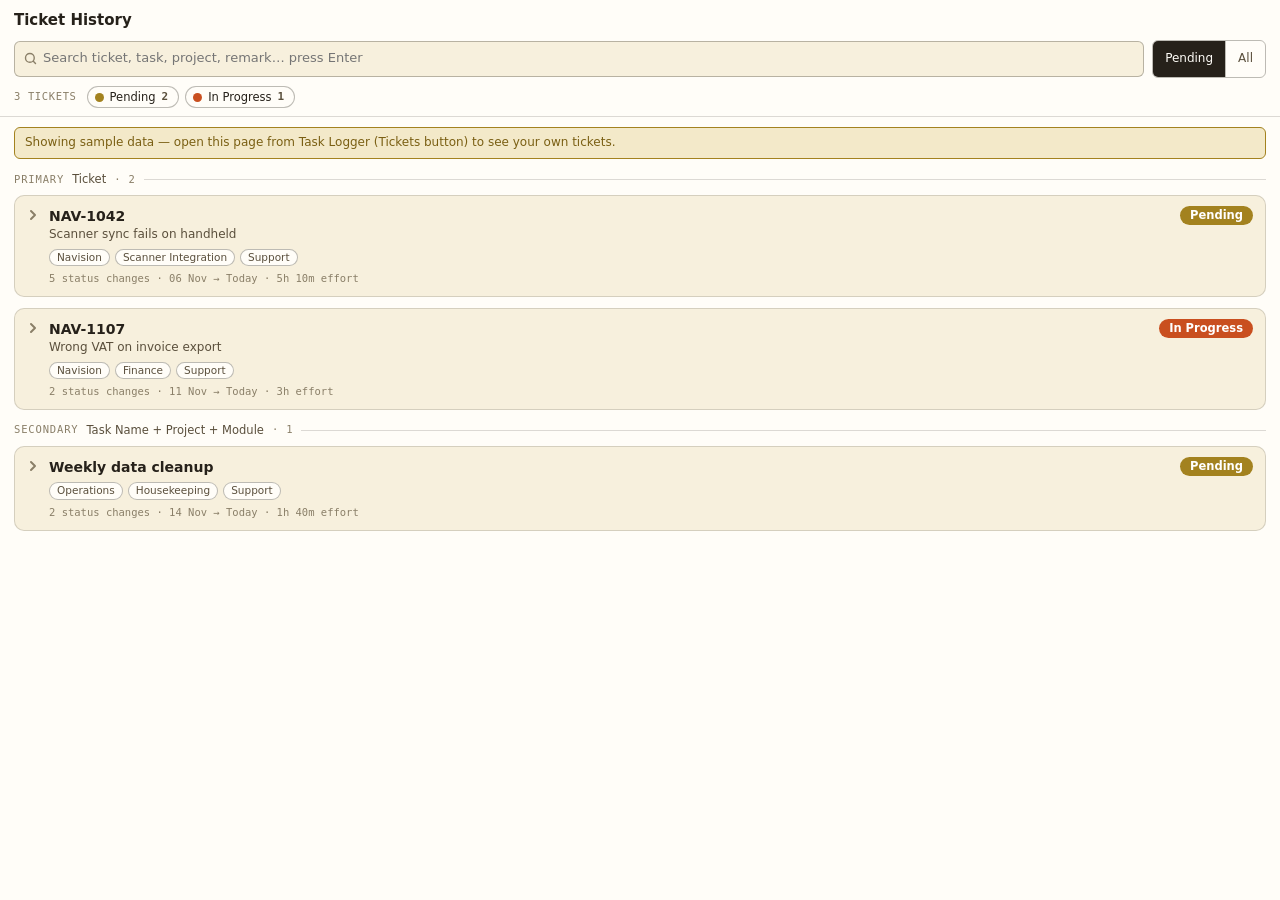
<file: ticket-history.html>
<!doctype html>
<html lang="en">
<head>
<meta charset="utf-8">
<meta name="viewport" content="width=device-width, initial-scale=1, viewport-fit=cover">
<title>Ticket History</title>
<style>
*, *::before, *::after { box-sizing: border-box; margin: 0; padding: 0; }
:root {
  color-scheme: light;
  --bg: #fffdf8; --bg-secondary: #f7f0dd; --bg-tertiary: #ede1c3;
  --text-primary: #26211a; --text-secondary: #5a4f3c; --text-tertiary: #8a7f68;
  --border: rgba(38,33,26,0.16); --border-md: rgba(38,33,26,0.30);
  --green-bg: #dcefe8; --green-mid: #2f8f76; --green-dark: #1f6350;
  --amber-bg: #f3e9c9; --amber-mid: #a3821f; --amber-dark: #7a5f13;
  --blue-bg: #fbe2d3; --blue-mid: #c94f1f; --blue-dark: #9c3c15;
  --red-bg: #f6dede; --red-mid: #b1403c;
  --radius-md: 6px; --radius-lg: 10px;
  --font-body: 'IBM Plex Sans', system-ui, -apple-system, 'Segoe UI', Roboto, sans-serif;
  --font-mono: 'IBM Plex Mono', ui-monospace, SFMono-Regular, Menlo, monospace;
  --c-extra1: #7a5cc4; --c-extra2: #1f8aa3; --c-extra3: #8a7f68; --c-extra4: #c2548f;
}
@media (prefers-color-scheme: dark) {
  :root:not([data-themed]) {
    color-scheme: dark;
    --bg: #1c2230; --bg-secondary: #232a3d; --bg-tertiary: #0c0e13;
    --text-primary: #edeff4; --text-secondary: #8b93a7; --text-tertiary: #5b6478;
    --border: #2e3549; --border-md: #454f6b;
    --green-bg: #1c332e; --green-mid: #3fab8f; --green-dark: #7fd4bc;
    --amber-bg: #2b2a1f; --amber-mid: #d1b954; --amber-dark: #e8cf7a;
    --blue-bg: #3a2a20; --blue-mid: #e8622c; --blue-dark: #ff8f5c;
    --red-bg: #331f1f; --red-mid: #d9534f;
    --c-extra1: #9d84e0; --c-extra2: #4cb4cf; --c-extra3: #8b93a7; --c-extra4: #e07ab0;
  }
}
html, body { height: 100%; }
body {
  background: var(--bg); color: var(--text-primary); font-family: var(--font-body);
  font-size: 13px; line-height: 1.45; display: flex; flex-direction: column; overflow: hidden;
}
button { font: inherit; color: inherit; cursor: pointer; }

/* ── Top controls ── */
.top { padding: 10px 14px 8px; border-bottom: 1px solid var(--border); background: var(--bg); flex-shrink: 0; }
.standalone-title { font-weight: 600; font-size: 15px; margin-bottom: 8px; }
.search-row { display: flex; gap: 8px; align-items: center; }
.search-box {
  flex: 1; min-width: 0; display: flex; align-items: center; flex-wrap: wrap; gap: 5px;
  border: 1px solid var(--border-md); border-radius: var(--radius-md); background: var(--bg-secondary);
  padding: 4px 8px; min-height: 36px;
}
.search-box:focus-within { border-color: var(--blue-mid); }
.search-box svg { flex-shrink: 0; color: var(--text-tertiary); }
.search-box input {
  flex: 1; min-width: 110px; border: 0; outline: 0; background: transparent;
  color: var(--text-primary); font: inherit; font-size: 13px; padding: 3px 0;
}
.kw {
  display: inline-flex; align-items: center; gap: 4px; background: var(--blue-bg); color: var(--blue-dark);
  border: 1px solid var(--blue-mid); border-radius: 10px; padding: 0 4px 0 8px; font-size: 11.5px;
}
.kw button { border: 0; background: transparent; width: 18px; height: 18px; border-radius: 50%; line-height: 1; font-size: 14px; }
.kw button:hover { background: rgba(0,0,0,.12); }
.scope {
  display: inline-flex; border: 1px solid var(--border-md); border-radius: var(--radius-md); overflow: hidden; flex-shrink: 0;
}
.scope button { border: 0; background: transparent; padding: 0 12px; height: 36px; font-size: 12px; color: var(--text-secondary); }
.scope button + button { border-left: 1px solid var(--border-md); }
.scope button[aria-pressed="true"] { background: var(--text-primary); color: var(--bg); }

.legend { display: flex; flex-wrap: wrap; gap: 6px; margin-top: 8px; align-items: center; }
.legend .count { font-family: var(--font-mono); font-size: 10.5px; color: var(--text-tertiary); text-transform: uppercase; letter-spacing: .06em; margin-right: 4px; }
.chip {
  display: inline-flex; align-items: center; gap: 6px; border: 1px solid var(--border-md); background: var(--bg);
  border-radius: 12px; padding: 2px 10px 2px 7px; font-size: 11.5px; color: var(--text-primary);
}
.chip i { width: 9px; height: 9px; border-radius: 50%; background: var(--c); display: inline-block; }
.chip b { font-weight: 600; font-family: var(--font-mono); font-size: 11px; color: var(--text-secondary); }
.chip[aria-pressed="true"] { background: var(--c); border-color: var(--c); color: #fff; }
.chip[aria-pressed="true"] i { background: #fff; }
.chip[aria-pressed="true"] b { color: #fff; }

/* ── Results ── */
main { flex: 1; overflow-y: auto; padding: 10px 14px 18px; -webkit-overflow-scrolling: touch; }
.sec-head {
  display: flex; align-items: center; gap: 8px; margin: 12px 0 8px; font-family: var(--font-mono);
  font-size: 10.5px; text-transform: uppercase; letter-spacing: .08em; color: var(--text-tertiary);
}
.sec-head:first-child { margin-top: 2px; }
.sec-head::after { content: ''; flex: 1; height: 1px; background: var(--border); }
.sec-head em { font-style: normal; color: var(--text-secondary); text-transform: none; letter-spacing: 0; font-family: var(--font-body); font-size: 11.5px; }
.empty { text-align: center; color: var(--text-secondary); padding: 40px 12px; }
.empty b { color: var(--text-primary); }
.sample-note { background: var(--amber-bg); color: var(--amber-dark); border: 1px solid var(--amber-mid); border-radius: var(--radius-md); padding: 6px 10px; margin-bottom: 10px; font-size: 12px; }

.card {
  container-type: inline-size; border: 1px solid var(--border); background: var(--bg-secondary);
  border-radius: var(--radius-lg); margin-bottom: 10px; overflow: hidden;
}
.card-head { display: flex; align-items: flex-start; gap: 10px; padding: 10px 12px; width: 100%; border: 0; background: transparent; text-align: left; }
.caret { margin-top: 3px; flex-shrink: 0; color: var(--text-tertiary); transition: transform .15s; }
.card.collapsed .caret { transform: rotate(-90deg); }
.card-main { flex: 1; min-width: 0; }
.card-title { font-weight: 600; font-size: 14px; overflow-wrap: anywhere; }
.card-sub { color: var(--text-secondary); font-size: 12px; overflow-wrap: anywhere; }
.meta { display: flex; flex-wrap: wrap; gap: 5px; margin-top: 5px; }
.tag { border: 1px solid var(--border-md); background: var(--bg); border-radius: 10px; font-size: 10.5px; padding: 0 7px; color: var(--text-secondary); }
.pill {
  flex-shrink: 0; background: var(--c); color: #fff; border-radius: 12px; padding: 1px 10px; font-size: 11.5px; font-weight: 600;
  max-width: 45%; overflow: hidden; text-overflow: ellipsis; white-space: nowrap;
}
.stats { font-family: var(--font-mono); font-size: 10.5px; color: var(--text-tertiary); margin-top: 5px; }
em.hl { background: var(--amber-bg); color: var(--amber-dark); font-style: normal; border-radius: 2px; padding: 0 1px; }

/* ── Zoho Sprints–style Status Timeline: chart + table ── */
.card.collapsed .zs-body { display: none; }
.zs-body { padding: 4px 12px 12px; border-top: 1px solid var(--border); }
.zs-title { display: flex; align-items: center; justify-content: space-between; gap: 8px; margin: 10px 0 8px; font-family: var(--font-mono); font-size: 10.5px; text-transform: uppercase; letter-spacing: .08em; color: var(--text-tertiary); }
.zs-export { border: 1px solid var(--border-md); background: var(--bg); border-radius: 12px; font-size: 11px; padding: 2px 10px; color: var(--text-secondary); text-transform: none; letter-spacing: 0; font-family: var(--font-body); }
.zs-export:hover { background: var(--bg-tertiary); }
.zs-sum { display: flex; flex-wrap: wrap; gap: 6px; margin-bottom: 10px; }
.zs-sum span { border: 1px solid var(--border-md); background: var(--bg); border-radius: 10px; padding: 1px 9px; font-size: 11px; color: var(--text-secondary); }
.zs-sum b { color: var(--text-primary); font-weight: 600; }
.zs-chartwrap { overflow-x: auto; padding: 16px 0 2px; }
.zs-track { display: flex; gap: 0; min-width: 100%; width: max-content; }
.zs-col { flex: var(--w) 1 0; min-width: 78px; position: relative; }
.seg { position: relative; height: 44px; background: var(--c); color: #fff; display: flex; flex-direction: column; justify-content: center; align-items: flex-start; padding: 0 16px 0 18px; overflow: hidden; cursor: pointer; outline: none; transition: filter .12s;
  clip-path: polygon(0 0, calc(100% - 12px) 0, 100% 50%, calc(100% - 12px) 100%, 0 100%, 12px 50%); margin-right: -4px; }
.zs-col:first-child .seg { clip-path: polygon(0 0, calc(100% - 12px) 0, 100% 50%, calc(100% - 12px) 100%, 0 100%); padding-left: 12px; border-radius: 4px 0 0 4px; }
.zs-col:last-child .seg { margin-right: 0; clip-path: polygon(0 0, 100% 0, 100% 100%, 0 100%, 12px 50%); border-radius: 0 4px 4px 0; }
.zs-col:first-child:last-child .seg { clip-path: none; border-radius: 4px; padding-left: 12px; }
.seg .sn { font-size: 11.5px; font-weight: 600; max-width: 100%; overflow: hidden; white-space: nowrap; text-overflow: ellipsis; line-height: 1.25; }
.seg .sd { font-family: var(--font-mono); font-size: 10.5px; opacity: .92; line-height: 1.25; white-space: nowrap; }
.seg:hover, .seg:focus-visible, .seg.pinned { filter: brightness(1.12); }
.seg.open { background-image: repeating-linear-gradient(135deg, rgba(255,255,255,.22) 0 6px, transparent 6px 12px); }
.zs-flag { position: absolute; top: -14px; left: 10px; z-index: 2; font-size: 9.5px; font-weight: 700; line-height: 1; padding: 2px 6px; border-radius: 8px; border: 1px solid; background: var(--bg); text-transform: uppercase; letter-spacing: .04em; }
.zs-flag.max { color: var(--red-mid); border-color: var(--red-mid); }
.zs-flag.min { color: var(--green-dark); border-color: var(--green-mid); }
.zs-dt { display: flex; align-items: center; gap: 5px; margin-top: 6px; font-family: var(--font-mono); font-size: 10px; color: var(--text-tertiary); white-space: nowrap; }
.zs-dt::before { content: ''; width: 7px; height: 7px; border-radius: 50%; border: 2px solid var(--c); background: var(--bg); flex-shrink: 0; }
.zs-dt.end { position: absolute; right: 0; top: 50px; }
.zs-dt.end::before { background: var(--c); }
.zs-col:last-child { padding-bottom: 20px; }
.zs-tblwrap { overflow-x: auto; margin-top: 12px; border: 1px solid var(--border); border-radius: var(--radius-md); background: var(--bg); }
.zs-tbl { width: 100%; border-collapse: collapse; font-size: 12px; min-width: 520px; }
.zs-tbl th { text-align: left; font-family: var(--font-mono); font-size: 10px; text-transform: uppercase; letter-spacing: .07em; color: var(--text-tertiary); font-weight: 500; padding: 7px 10px; background: var(--bg-secondary); border-bottom: 1px solid var(--border); white-space: nowrap; }
.zs-tbl td { padding: 7px 10px; border-bottom: 1px solid var(--border); vertical-align: middle; white-space: nowrap; }
.zs-tbl tr:last-child td { border-bottom: 0; }
.zs-tbl tbody tr.hv { cursor: pointer; outline: none; }
.zs-tbl tbody tr.hv:hover, .zs-tbl tbody tr.hv:focus-visible, .zs-tbl tbody tr.pinned { background: var(--bg-secondary); }
.zs-tbl td.num, .zs-tbl th.num { text-align: right; font-family: var(--font-mono); }
.zs-st { display: inline-flex; align-items: center; gap: 7px; font-weight: 600; }
.zs-st i { width: 10px; height: 10px; border-radius: 50%; background: var(--c); flex-shrink: 0; }
.badge { display: inline-block; border-radius: 9px; font-size: 10px; font-weight: 600; padding: 0 6px; margin-left: 4px; border: 1px solid var(--border-md); color: var(--text-secondary); }
.badge.max { background: var(--red-bg); color: var(--red-mid); border-color: var(--red-mid); }
.badge.min { background: var(--green-bg); color: var(--green-dark); border-color: var(--green-mid); }
.badge.open { background: var(--amber-bg); color: var(--amber-dark); border-color: var(--amber-mid); }
.pill { }
@container (max-width: 520px) { .pill { max-width: 38%; } }

/* ── Hover tooltip ── */
#tip {
  position: fixed; z-index: 50; width: min(300px, calc(100vw - 16px)); pointer-events: none; opacity: 0;
  background: var(--bg); color: var(--text-primary); border: 1px solid var(--border-md); border-radius: var(--radius-lg);
  box-shadow: 0 10px 28px rgba(0,0,0,.30); padding: 0; overflow: hidden; transition: opacity .1s;
}
#tip.show { opacity: 1; }
#tip .th { background: var(--c); color: #fff; padding: 7px 12px; display: flex; justify-content: space-between; gap: 10px; font-weight: 600; }
#tip .th small { font-weight: 500; opacity: .9; white-space: nowrap; }
#tip .tb { padding: 8px 12px 10px; }
#tip .when { font-family: var(--font-mono); font-size: 10.5px; color: var(--text-tertiary); margin-bottom: 6px; }
#tip .lab { font-family: var(--font-mono); font-size: 10px; text-transform: uppercase; letter-spacing: .08em; color: var(--text-tertiary); margin-top: 6px; }
#tip .txt { white-space: pre-wrap; overflow-wrap: anywhere; font-size: 12.5px; max-height: 120px; overflow: hidden; }
#tip .none { color: var(--text-tertiary); font-style: italic; }
</style>
</head>
<body>
<div class="top">
  <div class="standalone-title" id="standalone-title" hidden>Ticket History</div>
  <div class="search-row">
    <label class="search-box" id="search-box">
      <svg width="15" height="15" viewBox="0 0 24 24" fill="none" stroke="currentColor" stroke-width="2.2" stroke-linecap="round"><circle cx="11" cy="11" r="7"/><path d="m20 20-3.5-3.5"/></svg>
      <span id="chips" style="display:contents"></span>
      <input id="q" type="text" autocomplete="off" spellcheck="false" placeholder="Search ticket, task, project, remark… press Enter" aria-label="Search tickets">
    </label>
    <div class="scope" role="group" aria-label="Scope">
      <button type="button" id="scope-pending" aria-pressed="true">Pending</button>
      <button type="button" id="scope-all" aria-pressed="false">All</button>
    </div>
  </div>
  <div class="legend" id="legend" aria-label="Filter by current status"></div>
</div>
<main id="results"></main>
<div id="tip" role="tooltip"></div>

<script>
(function () {
  'use strict';

  /* ── State ───────────────────────────────────────────────────────────── */
  var S = { entries: [], masters: {}, scope: 'pending', kws: [], statusFilter: {}, collapsed: {}, showAll: {}, sample: false };
  var TASKNAME = 'taskname';
  var embedded = window.parent !== window;

  /* ── Helpers ─────────────────────────────────────────────────────────── */
  function esc(s) { return String(s == null ? '' : s).replace(/&/g,'&amp;').replace(/</g,'&lt;').replace(/>/g,'&gt;').replace(/"/g,'&quot;'); }
  function toPlain(s) {
    s = String(s == null ? '' : s);
    if (s.indexOf('<') === -1) return s.trim();
    var d = new DOMParser().parseFromString(s.replace(/<\s*(br|\/p|\/div|\/li)\s*\/?>/gi, '\n'), 'text/html');
    return (d.body.textContent || '').replace(/\n{3,}/g, '\n\n').trim();
  }
  var TITLE_FALLBACK_MAX = 100;
  function clip(s, n) {
    s = toPlain(s).replace(/\s+/g, ' ').trim();
    return s.length > n ? s.slice(0, n).trimEnd() + '…' : s;
  }
  // Task name if available (newest stage that has one); otherwise the task description, first 100 characters.
  function taskTitle(g) {
    var i, t;
    for (i = g.history.length - 1; i >= 0; i--) { t = toPlain(g.history[i].heading || ''); if (t) return t; }
    for (i = g.history.length - 1; i >= 0; i--) { t = clip(g.history[i].description || '', TITLE_FALLBACK_MAX); if (t) return t; }
    return '';
  }
  function fmtDate(ts) { return new Date(ts).toLocaleDateString('en-GB', { day: '2-digit', month: 'short', year: 'numeric' }); }
  function fmtShort(ts) { return new Date(ts).toLocaleDateString('en-GB', { day: '2-digit', month: 'short' }); }
  function fmtTime(ts) { return new Date(ts).toLocaleTimeString('en-GB', { hour: '2-digit', minute: '2-digit' }); }
  function fmtDur(secs) {
    secs = Math.max(0, Math.round(secs || 0));
    var h = Math.floor(secs / 3600), m = Math.floor((secs % 3600) / 60), p = [];
    if (h) p.push(h + 'h'); if (m) p.push(m + 'm'); if (!h && !m) p.push((secs % 60) + 's');
    return p.join(' ');
  }
  function dur(e) {
    if (e.durationSecs != null && e.durationSecs !== '') return +e.durationSecs || 0;
    return e.endTs && e.startTs ? Math.floor((e.endTs - e.startTs) / 1000) : 0;
  }
  function norm(s) { return String(s == null ? '' : s).trim().toLowerCase(); }

  /* ── Status config / colours ─────────────────────────────────────────── */
  function statusCfg() {
    var sc = S.masters.statusConfig || { closed: ['Completed'], blocked: ['Blocked'] };
    return { closed: sc.closed || [], blocked: sc.blocked || [] };
  }
  function inList(list, v) { v = norm(v); return !!v && list.some(function (x) { return norm(x) === v; }); }
  function isClosed(s) { return inList(statusCfg().closed, s); }
  function isBlocked(s) { return inList(statusCfg().blocked, s); }
  var extraMap = {}, extraN = 0;
  function statusColor(s) {
    if (isClosed(s)) return 'var(--green-mid)';
    if (isBlocked(s)) return 'var(--red-mid)';
    var n = norm(s);
    if (/progress|ongoing|wip|doing|working|started/.test(n)) return 'var(--blue-mid)';
    if (/pending|open|new|todo|to do|wait|hold|review/.test(n)) return 'var(--amber-mid)';
    if (!extraMap[n]) extraMap[n] = 'var(--c-extra' + ((extraN++ % 4) + 1) + ')';
    return extraMap[n];
  }
  function statusGlyph(s, i) {
    if (isClosed(s)) return '✓';
    if (isBlocked(s)) return '!';
    return String(i + 1);
  }

  /* ── Grouping (mirrors the Pending Tasks popup: Primary / Secondary fields) ── */
  function logCols() {
    var c = S.masters.logColumns;
    if (c && c.length) return c;
    return [{ key: 'project', label: 'Project', type: 'list' }, { key: 'nature', label: 'Nature', type: 'list' },
            { key: 'module', label: 'Module', type: 'text' }, { key: 'ticket', label: 'Ticket', type: 'text' },
            { key: 'remark', label: 'Remark', type: 'text' }, { key: 'description', label: 'Description', type: 'text' }];
  }
  function fieldOptions() {
    return logCols().filter(function (c) {
      return c && c.key && (c.type === 'list' || c.type === 'text' || c.type === 'searchlist') &&
        !c.isDateColumn && !c.isEmployeeColumn && !c.isEffortColumn;
    }).concat([{ key: TASKNAME, label: 'Task Name' }]);
  }
  function fieldLabel(k) { var c = fieldOptions().filter(function (x) { return x.key === k; })[0]; return c ? (c.label || k) : k; }
  function groupPrefs() {
    var gp = S.masters.groupPrefs || {}, keys = fieldOptions().map(function (c) { return c.key; });
    function pick(v) { var a = Array.isArray(v) ? v : (v && v !== 'none' ? [v] : []); return keys.filter(function (k) { return a.indexOf(k) !== -1; }); }
    var primary = pick(gp.primary), secondary = pick(gp.secondary).filter(function (k) { return primary.indexOf(k) === -1; });
    return { primary: primary, secondary: secondary };
  }
  function identity() {
    var gp = groupPrefs(), def = { primary: ['ticket'], fallback: [TASKNAME, 'project', 'module'] };
    if (!gp.primary.length && !gp.secondary.length) return def;
    return { primary: gp.primary, fallback: gp.secondary.length ? gp.secondary : def.fallback };
  }
  function fieldVal(rec, key) {
    if (key === TASKNAME) return String(rec.heading || '');
    if (key === 'status') return String(rec.taskStatus || '');
    var v = rec[key];
    if ((v == null || v === '') && rec.customFields) v = rec.customFields[key];
    return v == null ? '' : String(v);
  }
  function groupInfo(e, idn) {
    if (idn.primary.length) {
      var vals = idn.primary.map(function (k) { return toPlain(fieldVal(e, k)); });
      if (vals.every(Boolean)) return { key: 'p:' + vals.join('|').toLowerCase(), tier: 'primary', label: vals.join(' · ') };
    }
    var fv = idn.fallback.map(function (k) { return toPlain(fieldVal(e, k)); });
    return { key: 's:' + fv.join('|').toLowerCase(), tier: 'secondary', label: fv.filter(Boolean).join(' · ') };
  }
  function searchKeys() {
    return logCols().filter(function (c) { return c && c.key && !c.isDateColumn && !c.isEffortColumn && !c.isEmployeeColumn && !c.isStatusColumn; })
      .map(function (c) { return c.key; }).concat([TASKNAME]);
  }
  function textOf(e, keys) { return keys.map(function (k) { return norm(toPlain(fieldVal(e, k))); }).join(' '); }

  function buildGroups() {
    var idn = identity(), map = {}, order = [];
    S.entries.forEach(function (e) {
      if (!e || !e.endTs) return;                       // only completed entries carry a final status
      var gi = groupInfo(e, idn);
      if (!map[gi.key]) { map[gi.key] = { key: gi.key, tier: gi.tier, label: gi.label, history: [] }; order.push(gi.key); }
      map[gi.key].history.push(e);
    });
    var sk = searchKeys();
    return order.map(function (k) {
      var g = map[k];
      g.history.sort(function (a, b) { return (a.startTs || 0) - (b.startTs || 0); });   // oldest → newest
      g.latest = g.history[g.history.length - 1];
      g.text = g.history.map(function (e) { return textOf(e, sk); }).join(' ');
      g.total = g.history.reduce(function (n, e) { return n + dur(e); }, 0);
      return g;
    }).sort(function (a, b) { return (b.latest.startTs || 0) - (a.latest.startTs || 0); });
  }

  /* ── Render ──────────────────────────────────────────────────────────── */
  var $ = function (id) { return document.getElementById(id); };
  function allKws() { var cur = norm($('q').value); return S.kws.concat(cur ? [cur] : []); }
  function hl(str) {
    var s = esc(str);
    allKws().forEach(function (kw) {
      s = s.replace(new RegExp(esc(kw).replace(/[.*+?^${}()|[\]\\]/g, '\\$&'), 'gi'), function (m) { return '<em class="hl">' + m + '</em>'; });
    });
    return s;
  }

  function render() {
    var kws = allKws(), groups = buildGroups();
    if (S.scope === 'pending') groups = groups.filter(function (g) { return !isClosed(g.latest.taskStatus) && !isBlocked(g.latest.taskStatus); });
    if (kws.length) groups = groups.filter(function (g) { return kws.every(function (k) { return g.text.indexOf(k) !== -1; }); });

    // Legend = current status of every ticket in scope (before the status filter), click to filter
    var counts = {}, names = [];
    groups.forEach(function (g) { var s = g.latest.taskStatus || '—'; if (!(s in counts)) { counts[s] = 0; names.push(s); } counts[s]++; });
    Object.keys(S.statusFilter).forEach(function (k) { if (!(k in counts)) delete S.statusFilter[k]; });
    var anyF = Object.keys(S.statusFilter).length;
    $('legend').innerHTML = '<span class="count">' + groups.length + ' ticket' + (groups.length === 1 ? '' : 's') + '</span>' +
      names.map(function (s) {
        return '<button type="button" class="chip" style="--c:' + statusColor(s) + '" data-status="' + esc(s) + '" aria-pressed="' + !!S.statusFilter[s] + '"><i></i>' + esc(s) + ' <b>' + counts[s] + '</b></button>';
      }).join('');
    if (anyF) groups = groups.filter(function (g) { return S.statusFilter[g.latest.taskStatus || '—']; });

    var out = (S.sample ? '<div class="sample-note">Showing sample data — open this page from Task Logger (Tickets button) to see your own tickets.</div>' : '');
    if (!groups.length) {
      var scopeNote = S.scope === 'pending' ? ' <span>Try <b>All</b> to include completed and blocked tickets.</span>' : '';
      out += '<div class="empty">' + (kws.length
        ? 'No tickets match ' + kws.map(function (k) { return '<b>' + esc(k) + '</b>'; }).join(' + ') + '.'
        : (S.scope === 'pending' ? 'No pending tickets right now.' : 'No ticket history yet.')) + scopeNote + '</div>';
      $('results').innerHTML = out; return;
    }

    var idn = identity();
    var prim = groups.filter(function (g) { return g.tier === 'primary'; });
    var sec = groups.filter(function (g) { return g.tier === 'secondary'; });
    if (prim.length) out += '<div class="sec-head">Primary <em>' + esc(idn.primary.map(fieldLabel).join(' + ')) + '</em> · ' + prim.length + '</div>' + prim.map(card).join('');
    if (sec.length) out += '<div class="sec-head">Secondary <em>' + esc(idn.fallback.map(fieldLabel).join(' + ')) + '</em> · ' + sec.length + '</div>' + sec.map(card).join('');
    $('results').innerHTML = out;
  }

  function movedBy(h) {
    var cols = logCols().filter(function (c) { return c && c.isEmployeeColumn; }), i, v;
    for (i = 0; i < cols.length; i++) { v = toPlain(fieldVal(h, cols[i].key)); if (v) return v; }
    ['employee', 'employeeName', 'user', 'userName', 'empName', 'movedBy'].some(function (k) { v = toPlain(fieldVal(h, k)); return !!v; });
    return v || '';
  }
  function fmtSpan(ms) {
    var m = Math.floor(ms / 60000); if (m < 1) return '<1m';
    var d = Math.floor(m / 1440), h = Math.floor((m % 1440) / 60), mm = m % 60;
    if (d) return d + 'd' + (h ? ' ' + h + 'h' : '');
    if (h) return h + 'h' + (mm ? ' ' + mm + 'm' : '');
    return mm + 'm';
  }
  function fmtStamp(ts) { return ts ? fmtDate(ts) + ', ' + fmtTime(ts) : '—'; }
  // One stage per status change: time in status = until the next status change (or until now while still open).
  function stagesOf(g) {
    var n = g.history.length, now = Date.now(), seen = {};
    return g.history.map(function (h, i) {
      var from = h.startTs || 0, open = false, to;
      if (i < n - 1) to = g.history[i + 1].startTs;
      else if (isClosed(h.taskStatus)) to = h.endTs || from;
      else { to = now; open = true; }
      var k = norm(h.taskStatus); seen[k] = (seen[k] || 0) + 1;
      return { h: h, i: i, from: from, to: to || from, ms: Math.max(0, (to || from) - from), open: open, nth: seen[k] };
    });
  }

  function card(g) {
    var e = g.latest, st = e.taskStatus || '—', col = statusColor(st);
    var heading = taskTitle(g);
    var title = g.tier === 'primary' ? g.label : (heading || g.label || 'Untitled');
    var sub = g.tier === 'primary' && heading ? heading : '';
    var tags = ['project', 'module', 'nature', 'ticket'].map(function (k) {
      var v = toPlain(fieldVal(e, k)); return v && v !== title ? '<span class="tag">' + hl(v) + '</span>' : '';
    }).join('');
    var n = g.history.length, collapsed = S.collapsed[g.key] !== false;   // collapsed by default
    var stages = stagesOf(g), first = stages[0].from, lastS = stages[n - 1];
    var total = stages.reduce(function (a, x) { return a + x.ms; }, 0);
    var meas = stages.filter(function (x) { return x.ms > 0; }), maxS = null, minS = null;
    if (meas.length > 1) {
      maxS = meas.reduce(function (a, x) { return x.ms > a.ms ? x : a; });
      minS = meas.reduce(function (a, x) { return x.ms < a.ms ? x : a; });
      if (maxS === minS) maxS = minS = null;
    }
    var hasUser = stages.some(function (x) { return movedBy(x.h); });
    var floor = Math.max(total * 0.08, 1);

    var segs = stages.map(function (x, k) {
      var c = statusColor(x.h.taskStatus), flag = '';
      if (x === maxS) flag = '<span class="zs-flag max">Max</span>';
      else if (x === minS) flag = '<span class="zs-flag min">Min</span>';
      var last = k === n - 1;
      return '<div class="zs-col" style="--c:' + c + ';--w:' + Math.max(x.ms, floor) + '">' + flag +
        '<div class="seg hv' + (x.open ? ' open' : '') + '" tabindex="0" data-g="' + esc(g.key) + '" data-i="' + x.i + '"' +
        ' aria-label="' + esc((x.h.taskStatus || '') + ', ' + fmtSpan(x.ms)) + '">' +
          '<span class="sn">' + esc(x.h.taskStatus || '—') + (x.nth > 1 ? ' ↻' + x.nth : '') + '</span>' +
          '<span class="sd">' + (last && !x.open ? 'Final status' : fmtSpan(x.ms)) + '</span></div>' +
        '<div class="zs-dt">' + fmtShort(x.from) + ', ' + fmtTime(x.from) + '</div>' +
        (last ? '<div class="zs-dt end">' + (x.open ? 'Yet to close' : fmtShort(x.to) + ', ' + fmtTime(x.to)) + '</div>' : '') +
        '</div>';
    }).join('');

    var rows = stages.map(function (x) {
      var c = statusColor(x.h.taskStatus), badges = '';
      if (x === maxS) badges += '<span class="badge max">Max</span>';
      if (x === minS) badges += '<span class="badge min">Min</span>';
      if (x.nth > 1) badges += '<span class="badge">↻ ' + x.nth + (x.nth === 2 ? 'nd' : x.nth === 3 ? 'rd' : 'th') + '</span>';
      var toCell = x.open ? '<span class="badge open" style="margin:0">Yet to close</span>' : (x.i === n - 1 ? '—' : fmtStamp(x.to));
      return '<tr class="hv" tabindex="0" data-g="' + esc(g.key) + '" data-i="' + x.i + '" style="--c:' + c + '">' +
        '<td><span class="zs-st"><i></i>' + esc(x.h.taskStatus || '—') + '</span>' + badges + '</td>' +
        (hasUser ? '<td>' + (esc(movedBy(x.h)) || '—') + '</td>' : '') +
        '<td>' + fmtStamp(x.from) + '</td><td>' + toCell + '</td>' +
        '<td class="num">' + (x.i === n - 1 && !x.open ? '—' : fmtSpan(x.ms)) + '</td>' +
        '<td class="num">' + fmtDur(dur(x.h)) + '</td></tr>';
    }).join('');

    var sum = '<span>Total <b>' + fmtSpan(total) + '</b></span>' +
      (maxS ? '<span>Longest <b>' + esc(maxS.h.taskStatus) + ' · ' + fmtSpan(maxS.ms) + '</b></span>' : '') +
      (minS ? '<span>Shortest <b>' + esc(minS.h.taskStatus) + ' · ' + fmtSpan(minS.ms) + '</b></span>' : '') +
      (lastS.open ? '<span>Yet to close</span>' : '');

    return '<section class="card' + (collapsed ? ' collapsed' : '') + '" data-key="' + esc(g.key) + '">' +
      '<button type="button" class="card-head" data-toggle="' + esc(g.key) + '" aria-expanded="' + !collapsed + '">' +
        '<svg class="caret" width="12" height="12" viewBox="0 0 12 12"><path d="M2 4l4 4 4-4" fill="none" stroke="currentColor" stroke-width="2" stroke-linecap="round" stroke-linejoin="round"/></svg>' +
        '<span class="card-main"><div class="card-title">' + hl(title) + '</div>' +
          (sub ? '<div class="card-sub">' + hl(sub) + '</div>' : '') +
          (tags ? '<div class="meta">' + tags + '</div>' : '') +
          '<div class="stats">' + n + ' status change' + (n === 1 ? '' : 's') + ' · ' + fmtShort(first) + (lastS.open ? ' → Today' : (first !== lastS.from ? ' → ' + fmtShort(lastS.from) : '')) + ' · ' + fmtDur(g.total) + ' effort</div></span>' +
        '<span class="pill" style="--c:' + col + '">' + esc(st) + '</span>' +
      '</button>' +
      '<div class="zs-body">' +
        '<div class="zs-title"><span>Status timeline</span><button type="button" class="zs-export" data-export="' + esc(g.key) + '">Export CSV</button></div>' +
        '<div class="zs-sum">' + sum + '</div>' +
        '<div class="zs-chartwrap"><div class="zs-track">' + segs + '</div></div>' +
        '<div class="zs-tblwrap"><table class="zs-tbl"><thead><tr><th>Status</th>' + (hasUser ? '<th>Moved by</th>' : '') +
          '<th>From</th><th>To</th><th class="num">Time in status</th><th class="num">Effort</th></tr></thead><tbody>' + rows + '</tbody></table></div>' +
      '</div></section>';
  }

  function exportCsv(g) {
    var stages = stagesOf(g), q = function (v) { return '"' + String(v == null ? '' : v).replace(/"/g, '""') + '"'; };
    var lines = [['Status', 'Moved by', 'From', 'To', 'Time in status', 'Effort'].map(q).join(',')];
    stages.forEach(function (x) {
      lines.push([x.h.taskStatus, movedBy(x.h), fmtStamp(x.from), x.open ? 'Yet to close' : fmtStamp(x.to), fmtSpan(x.ms), fmtDur(dur(x.h))].map(q).join(','));
    });
    var a = document.createElement('a'), name = (taskTitle(g) || g.label || 'ticket').replace(/[^\w\-]+/g, '_').slice(0, 40);
    a.href = URL.createObjectURL(new Blob([lines.join('\n')], { type: 'text/csv' }));
    a.download = 'status-timeline-' + name + '.csv';
    document.body.appendChild(a); a.click(); a.remove();
  }

  /* ── Tooltip (hover / keyboard focus / tap to pin) ───────────────────── */
  var tip = $('tip'), pinned = null;
  var byKey = function (k) { return buildGroups().filter(function (g) { return g.key === k; })[0]; };
  function tipHtml(g, i) {
    var h = g.history[i], c = statusColor(h.taskStatus);
    var desc = toPlain(h.description || ''), rem = toPlain(h.remark || '');
    var when = (h.startTs ? fmtDate(h.startTs) + ' · ' + fmtTime(h.startTs) + (h.endTs ? '–' + fmtTime(h.endTs) : '') : '—') + ' · ' + fmtDur(dur(h));
    var cut = function (t) { return t.length > 320 ? t.slice(0, 320) + '…' : t; };
    return { c: c, html:
      '<div class="th"><span>' + esc(h.taskStatus || '—') + '</span><small>Stage ' + (i + 1) + ' of ' + g.history.length + '</small></div>' +
      '<div class="tb"><div class="when">' + esc(when) + '</div>' +
      '<div class="lab">Stage description</div>' + (desc ? '<div class="txt">' + esc(cut(desc)) + '</div>' : '<div class="txt none">No description</div>') +
      '<div class="lab">Remarks</div>' + (rem ? '<div class="txt">' + esc(cut(rem)) + '</div>' : '<div class="txt none">No remarks</div>') + '</div>' };
  }
  function showTip(li) {
    var g = byKey(li.getAttribute('data-g')); if (!g) return;
    var t = tipHtml(g, +li.getAttribute('data-i'));
    tip.style.setProperty('--c', t.c); tip.innerHTML = t.html;
    var r = li.getBoundingClientRect(), tw = tip.offsetWidth, th = tip.offsetHeight, vw = window.innerWidth, vh = window.innerHeight;
    var left = Math.min(Math.max(8, r.left + r.width / 2 - tw / 2), vw - tw - 8);
    var top = r.bottom + 8; if (top + th > vh - 8) top = Math.max(8, r.top - th - 8);
    tip.style.left = left + 'px'; tip.style.top = top + 'px'; tip.classList.add('show');
  }
  function hideTip() { tip.classList.remove('show'); }
  function unpin() { if (pinned) pinned.classList.remove('pinned'); pinned = null; }

  var res = $('results');
  res.addEventListener('mouseover', function (ev) { var li = ev.target.closest('.hv'); if (li && !pinned) showTip(li); });
  res.addEventListener('mouseout', function (ev) { var li = ev.target.closest('.hv'); if (li && !pinned) hideTip(); });
  res.addEventListener('focusin', function (ev) { var li = ev.target.closest && ev.target.closest('.hv'); if (li && !pinned) showTip(li); });
  res.addEventListener('focusout', function () { if (!pinned) hideTip(); });
  res.addEventListener('scroll', function () { hideTip(); unpin(); }, true);
  res.addEventListener('click', function (ev) {
    var li = ev.target.closest('.hv');
    if (li) {                                           // tap / click pins the tooltip (touch has no hover)
      if (pinned === li) { unpin(); hideTip(); } else { unpin(); pinned = li; li.classList.add('pinned'); showTip(li); }
      return;
    }
    unpin(); hideTip();
    var tg = ev.target.closest('[data-toggle]');
    if (tg) { var k = tg.getAttribute('data-toggle'); S.collapsed[k] = !(S.collapsed[k] !== false); tg.closest('.card').classList.toggle('collapsed', S.collapsed[k]); tg.setAttribute('aria-expanded', !S.collapsed[k]); return; }
    var ex = ev.target.closest('[data-export]');
    if (ex) { var gg = byKey(ex.getAttribute('data-export')); if (gg) exportCsv(gg); }
  });
  document.addEventListener('click', function (ev) { if (!ev.target.closest('.hv') && !ev.target.closest('#tip')) { unpin(); hideTip(); } });

  /* ── Controls ────────────────────────────────────────────────────────── */
  function drawChips() {
    $('chips').innerHTML = S.kws.map(function (k, i) {
      return '<span class="kw">' + esc(k) + '<button type="button" data-rm="' + i + '" aria-label="Remove ' + esc(k) + '">×</button></span>';
    }).join('');
  }
  $('q').addEventListener('input', render);
  $('q').addEventListener('keydown', function (ev) {
    if (ev.key === 'Enter') {
      var v = norm(this.value);
      if (v && S.kws.indexOf(v) === -1) S.kws.push(v);
      this.value = ''; drawChips(); render(); ev.preventDefault();
    } else if (ev.key === 'Backspace' && !this.value && S.kws.length) { S.kws.pop(); drawChips(); render(); }
  });
  $('chips').addEventListener('click', function (ev) {
    var b = ev.target.closest('[data-rm]'); if (!b) return;
    S.kws.splice(+b.getAttribute('data-rm'), 1); drawChips(); render(); $('q').focus();
  });
  $('legend').addEventListener('click', function (ev) {
    var b = ev.target.closest('[data-status]'); if (!b) return;
    var s = b.getAttribute('data-status'); if (S.statusFilter[s]) delete S.statusFilter[s]; else S.statusFilter[s] = true;
    render();
  });
  function setScope(s) {
    S.scope = s; S.statusFilter = {};
    $('scope-pending').setAttribute('aria-pressed', s === 'pending'); $('scope-all').setAttribute('aria-pressed', s === 'all'); render();
  }
  $('scope-pending').onclick = function () { setScope('pending'); };
  $('scope-all').onclick = function () { setScope('all'); };
  document.addEventListener('keydown', function (ev) {
    if (ev.key === 'Escape') {
      if (pinned || tip.classList.contains('show')) { unpin(); hideTip(); return; }
      if (embedded) window.parent.postMessage({ type: 'ttl-tickets:close' }, '*');
    }
  });

  /* ── Data in ─────────────────────────────────────────────────────────── */
  function applyTheme(vars) {
    if (!vars) return;
    var root = document.documentElement;
    Object.keys(vars).forEach(function (k) { if (/^--[\w-]+$/.test(k) && vars[k]) root.style.setProperty(k, vars[k]); });
    root.setAttribute('data-themed', '1');
    var m = /^#?([0-9a-f]{6})$/i.exec(String(vars['--bg'] || '').trim());
    if (m) {
      var n = parseInt(m[1], 16), lum = (0.299 * (n >> 16) + 0.587 * ((n >> 8) & 255) + 0.114 * (n & 255)) / 255;
      root.style.colorScheme = lum < 0.5 ? 'dark' : 'light';
    }
  }
  function setData(entries, masters) {
    S.entries = Array.isArray(entries) ? entries : []; S.masters = masters || {}; S.sample = false;
    render();
  }
  window.addEventListener('message', function (ev) {
    var d = ev.data;
    if (!d || d.type !== 'ttl-tickets:data') return;
    if (embedded && ev.source !== window.parent) return;
    applyTheme(d.vars); setData(d.logEntries, d.masters);
  });

  function sampleData() {
    var D = 86400000, base = Date.now() - 30 * D, id = 0;
    function mk(ticket, heading, project, module, status, off, mins, desc, remark) {
      var s = base + off * D + 9 * 3600000; return { taskId: ++id, ticket: ticket, heading: heading, project: project, module: module, nature: 'Support',
        taskStatus: status, startTs: s, endTs: s + mins * 60000, durationSecs: mins * 60, description: desc, remark: remark };
    }
    return [
      mk('NAV-1042', 'Scanner sync fails on handheld', 'Navision', 'Scanner Integration', 'Pending', 1, 45, 'Logged the ticket and reproduced the failure on device HH-07.', 'Waiting for device logs from site.'),
      mk('NAV-1042', 'Scanner sync fails on handheld', 'Navision', 'Scanner Integration', 'In Progress', 4, 120, 'Traced the error to an expired API token in the sync service.', ''),
      mk('NAV-1042', 'Scanner sync fails on handheld', 'Navision', 'Scanner Integration', 'Blocked', 8, 30, 'Token rotation needs a change window.', 'Blocked by infra approval (CR-5531).'),
      mk('NAV-1042', 'Scanner sync fails on handheld', 'Navision', 'Scanner Integration', 'In Progress', 14, 90, 'Rotated token in staging, regression tests running.', ''),
      mk('NAV-1042', 'Scanner sync fails on handheld', 'Navision', 'Scanner Integration', 'Pending', 20, 25, 'Fix deployed to staging; awaiting customer verification.', 'Customer to confirm by Friday.'),
      mk('NAV-1107', 'Wrong VAT on invoice export', 'Navision', 'Finance', 'Pending', 6, 30, 'Collected sample invoices from finance.', ''),
      mk('NAV-1107', 'Wrong VAT on invoice export', 'Navision', 'Finance', 'In Progress', 11, 150, 'Found rounding issue in the VAT group mapping.', 'Patch drafted.'),
      mk('NAV-0988', 'Print layout broken for delivery notes', 'Navision', 'Warehouse', 'Pending', 2, 20, 'Initial triage.', ''),
      mk('NAV-0988', 'Print layout broken for delivery notes', 'Navision', 'Warehouse', 'Completed', 5, 75, 'Fixed report layout and released.', 'Verified by warehouse lead.'),
      mk('', 'Weekly data cleanup', 'Operations', 'Housekeeping', 'In Progress', 9, 60, 'Cleaned stale batch records.', 'Continue next week.'),
      mk('', 'Weekly data cleanup', 'Operations', 'Housekeeping', 'Pending', 16, 40, 'Second pass on archive tables.', '')
    ];
  }

  // Standalone / fallback: try same-origin localStorage, else show sample data.
  function fallbackLoad() {
    try {
      var l = JSON.parse(localStorage.getItem('ttl_log') || 'null'), m = JSON.parse(localStorage.getItem('ttl_masters') || 'null');
      if (Array.isArray(l) && l.length) { setData(l, m || {}); return; }
    } catch (e) {}
    S.entries = sampleData(); S.masters = {}; S.sample = true; render();
  }

  if (!embedded) { $('standalone-title').hidden = false; fallbackLoad(); }
  else {
    render();                                                      // empty shell until data arrives
    window.parent.postMessage({ type: 'ttl-tickets:ready' }, '*');
  }
  drawChips();
})();
</script>
</body>
</html>
</file>
